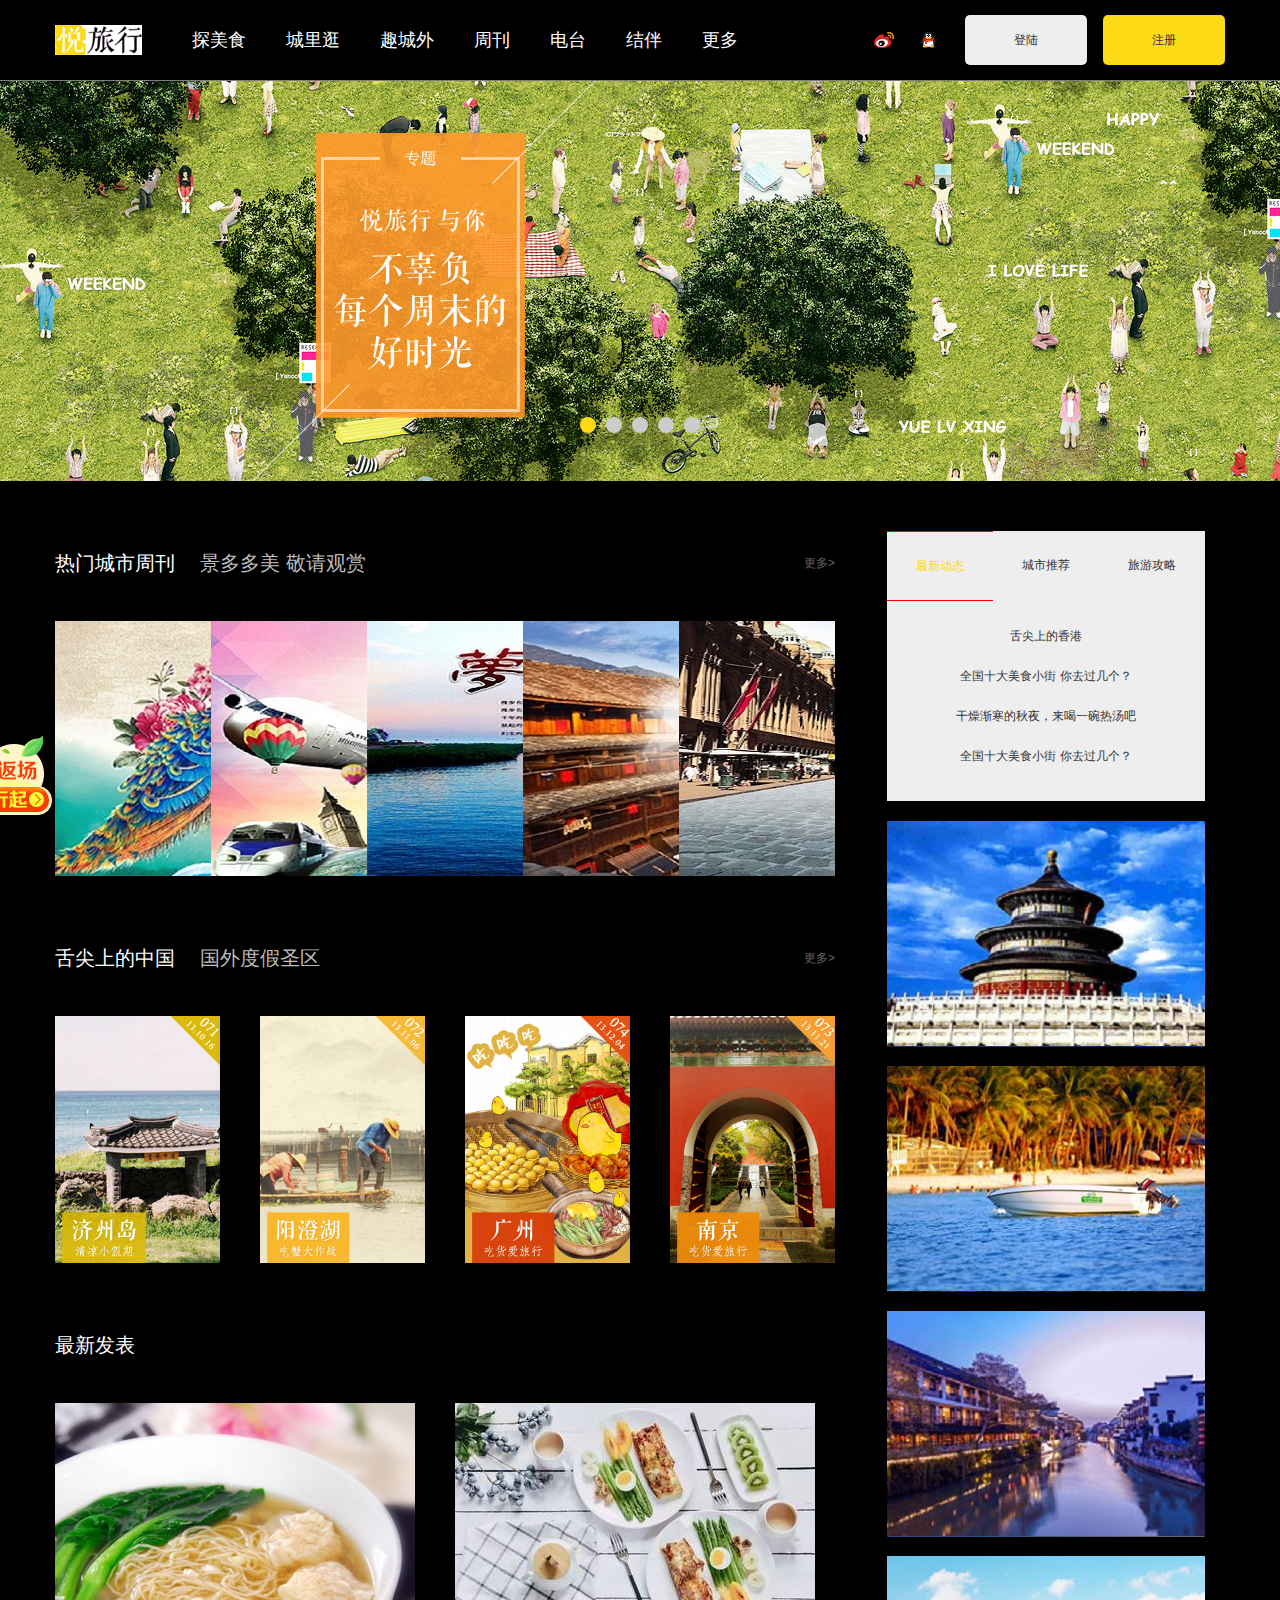
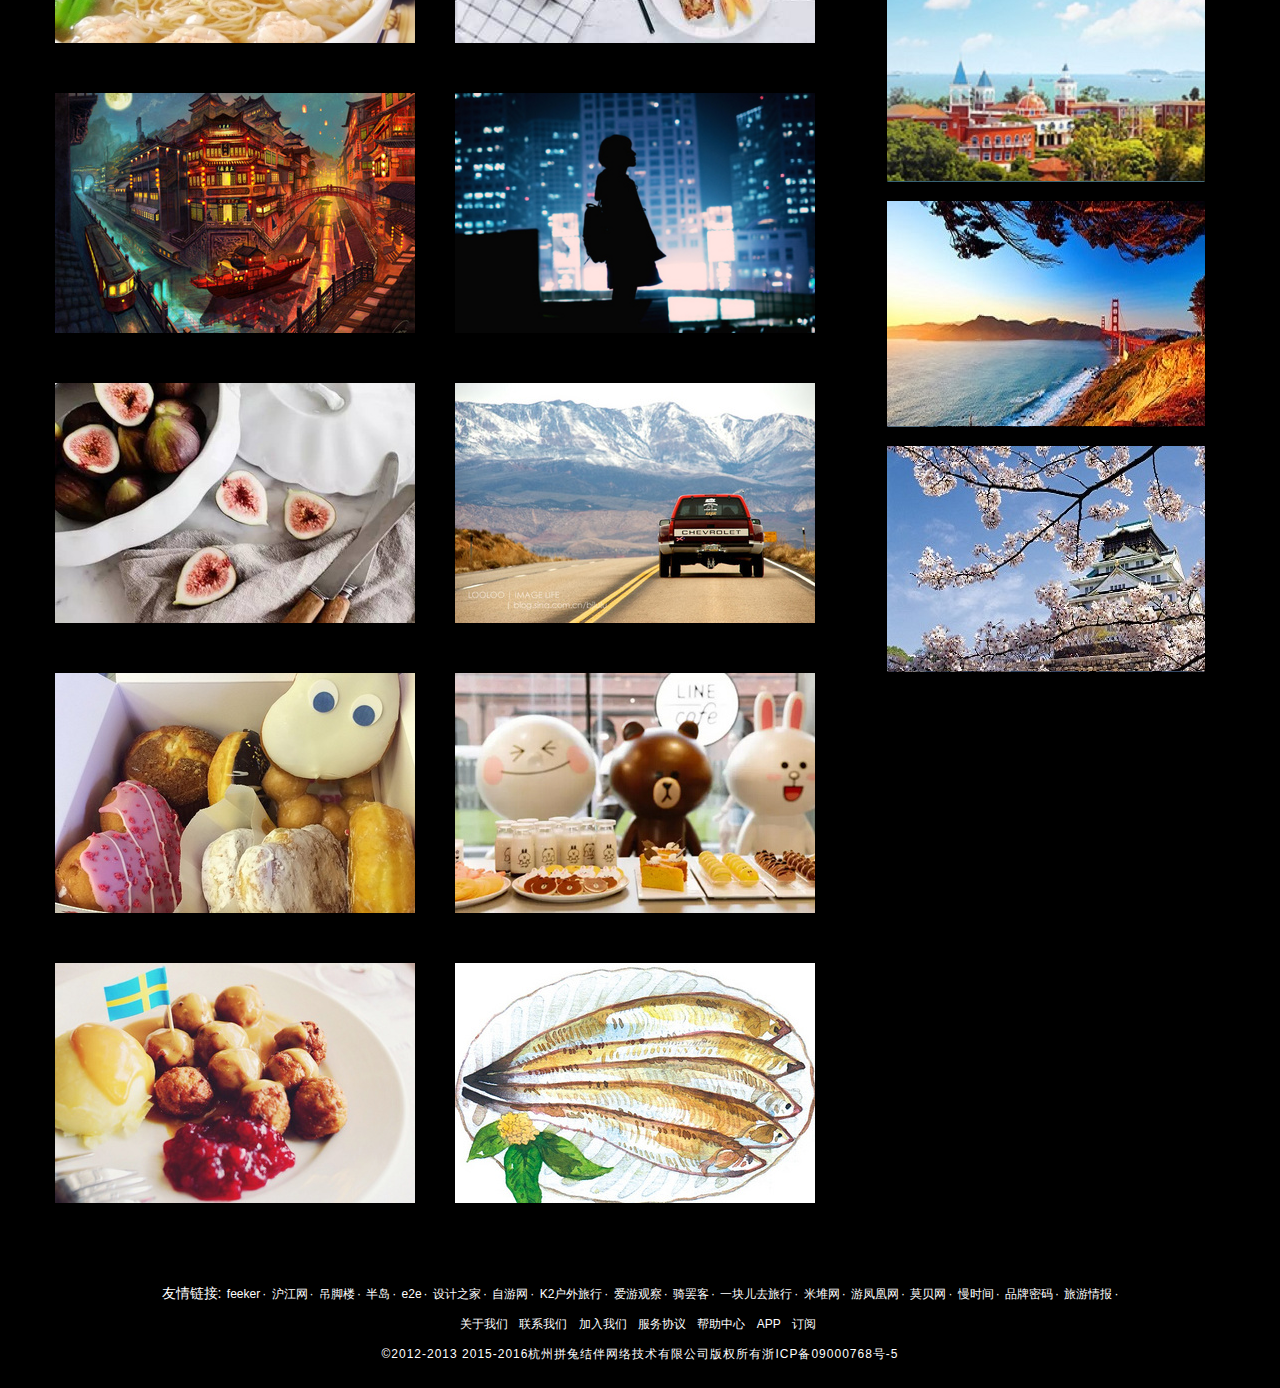
<file: wwhtravel/index.html>
<!DOCTYPE html>
<html>

<head lang="en">
    <meta charset="UTF-8">
    <title>悦想</title>
    <link rel="shortcut icon" href="./../wd.ico">
    <link rel="stylesheet" href="css/reset.css" />
    <link rel="stylesheet" href="css/index.css" />
    <script src="js/jquery-1.11.1.min.js"></script>
    <script src="js/index.js"></script>
</head>

<body>
    <!--头部开始-->
    <div class="top">
        <div class="in_top w">
            <div class="log">
                <a href="../index1.html">
                    <h1></h1>
                </a>
            </div>
            <div class="nav">
                <ul class="nav_list clearfix">
                    <li><a href="../hytravel/majorPage.html">探美食</a></li>
                    <li><a href="javascript:;">城里逛</a></li>
                    <li><a href="javascript:;">趣城外</a></li>
                    <li><a href="javascript:;">周刊</a></li>
                    <li><a href="javascript:;">电台</a></li>
                    <li><a href="javascript:;">结伴</a></li>
                    <li><a href="javascript:;">更多</a></li>
                </ul>
            </div>
            <div class="login">
                <a class="a1" href="javascript:;"></a>
                <a class="a2" href="javascript:;"></a>
                <a class="a3" href="javascript:;">登陆</a>
                <a class="a4" href="javascript:;">注册</a>
            </div>
        </div>
    </div>
    <!--头部结束-->
    <!--banner开始-->
    <div class="box">
        <div class="banner">
            <ul class="bannerList">
                <li>
                    <a href="javascript:;"></a>
                </li>
                <li>
                    <a href="javascript:;"></a>
                </li>
                <li>
                    <a href="javascript:;"></a>
                </li>
                <li>
                    <a href="javascript:;"></a>
                </li>
                <li>
                    <a href="javascript:;"></a>
                </li>
            </ul>
            <ol class="scroll"></ol>
            <div class="leftBtn"></div>
            <div class="rightBtn"></div>
        </div>
    </div>
    <!--banner结束-->
    <div class="centerWrap">
        <div class="centerContent w clearfix">
            <!--左边区开始-->
            <div class="leftContent w1">
                <div class="hotCity clearfix">
                    <h2>热门城市周刊<span>景多多美 敬请观赏</span></h2><a href="javascript:;">更多></a>
                </div>
                <div class="wrapPiano">
                    <div class="piano">
                        <ul class="pianoList">
                            <li>
                                <a href="javascript:;"></a>
                            </li>
                            <li>
                                <a href="javascript:;"></a>
                            </li>
                            <li>
                                <a href="javascript:;"></a>
                            </li>
                            <li>
                                <a href="javascript:;"></a>
                            </li>
                            <li>
                                <a href="javascript:;"></a>
                            </li>
                        </ul>
                    </div>
                </div>
                <div class="wrapCity w1">
                    <div class="hotCity clearfix">
                        <h2>舌尖上的中国<span>国外度假圣区</span></h2><a href="javascript:;">更多></a>
                    </div>
                    <div class="cityBox">
                        <ul class="cityList clearfix">
                            <li>
                                <a href="javascript:;">
                                    <img src="images/city1.jpg" alt="" />
                                    <div class="hideBox">
                                        <p>浪漫济州岛 <br/> 不一样的夏威夷
                                        </p>
                                    </div>
                                </a>
                            </li>
                            <li>
                                <a href="javascript:;">
                                    <img src="images/city2.jpg" alt="" />
                                    <div class="hideBox">
                                        <p>传奇与典故<br/> 写下南京的沧桑</p>
                                    </div>
                                </a>
                            </li>
                            <li>
                                <a href="javascript:;">
                                    <img src="images/city3.jpg" alt="" />
                                    <div class="hideBox">
                                        <p>金秋的阳澄湖<br/> 菊花烂漫</p>
                                    </div>
                                </a>
                            </li>
                            <li>
                                <a href="javascript:;">
                                    <img src="images/city5.jpg" alt="" />
                                    <div class="hideBox">
                                        <p>现代化的广州 <br/>弥漫着市井的气息</p>
                                    </div>
                                </a>
                            </li>
                        </ul>
                    </div>
                </div>
                <div class="newTell">
                    <div class="hotCity clearfix">
                        <h2>最新发表</h2>
                    </div>
                    <ul class="goodFood clearfix">
                        <li>
                            <a href="javascript:;"><img src="images/1.jpg" alt="" /></a>
                            <div class="hideTitle">
                                <span>探美食</span>
                                <a href="javascript:;"> 舌尖上的香港</a>
                                <em>悦旅行</em>
                            </div>
                        </li>
                        <li>
                            <a href="javascript:;"><img src="images/2.jpg" alt="" /></a>
                            <div class="hideTitle">
                                <span>探美食</span>
                                <a href="javascript:;"> 爱，就是在一起吃早餐</a>
                                <em>悦旅行</em>
                            </div>
                        </li>
                    </ul>
                    <ul class="goodFood clearfix">
                        <li>
                            <a href="javascript:;"><img src="images/3.jpg" alt="" /></a>
                            <div class="hideTitle">
                                <span>探美食</span>
                                <a href="javascript:;">全国十大美食小街 你去过几个？</a>
                                <em>悦旅行</em>
                            </div>
                        </li>
                        <li>
                            <a href="javascript:;"><img src="images/4.jpg" alt="" /></a>
                            <div class="hideTitle">
                                <span>探美食</span>
                                <a href="javascript:;">干燥渐寒的秋夜，来喝一碗热汤吧</a>
                                <em>悦旅行</em>
                            </div>
                        </li>
                    </ul>
                    <ul class="goodFood clearfix">
                        <li>
                            <a href="javascript:;"><img src="images/5.jpg" alt="" /></a>
                            <div class="hideTitle">
                                <span>探美食</span>
                                <a href="javascript:;">高逼格！无花果竟可以这样吃！</a>
                                <em>悦旅行</em>
                            </div>
                        </li>
                        <li>
                            <a href="javascript:;"><img src="images/6.jpg" alt="" /></a>
                            <div class="hideTitle">
                                <span>探美食</span>
                                <a href="javascript:;">在美国自驾 不可错过的美食</a>
                                <em>悦旅行</em>
                            </div>
                        </li>
                    </ul>
                    <ul class="goodFood clearfix">
                        <li>
                            <a href="javascript:;"><img src="images/7.jpg" alt="" /></a>
                            <div class="hideTitle">
                                <span>探美食</span>
                                <a href="javascript:;">有个吃货女朋友是什么样的体验？</a>
                                <em>悦旅行</em>
                            </div>
                        </li>
                        <li>
                            <a href="javascript:;"><img src="images/8.jpg" alt="" /></a>
                            <div class="hideTitle">
                                <span>探美食</span>
                                <a href="javascript:;">上海｜LINE Cafe：最萌咖啡店</a>
                                <em>悦旅行</em>
                            </div>
                        </li>
                    </ul>
                    <ul class="goodFood clearfix">
                        <li>
                            <a href="javascript:;"><img src="images/9.jpg" alt="" /></a>
                            <div class="hideTitle">
                                <span>探美食</span>
                                <a href="javascript:;">吃遍宜家，开启北欧食旅</a>
                                <em>悦旅行</em>
                            </div>
                        </li>
                        <li>
                            <a href="javascript:;"><img src="images/10.jpg" alt="" /></a>
                            <div class="hideTitle">
                                <span>探美食</span>
                                <a href="javascript:;">10种好食材值得你为其远行</a>
                                <em>悦旅行</em>
                            </div>
                        </li>
                    </ul>
                </div>
            </div>
            <!--左边区结束-->
            <div class="rightContent">
                <div class="newList">
                    <ul class="clearfix nl">
                        <li class="nCurrent"><a href="javascript:;">最新动态</a></li>
                        <li><a href="javascript:;">城市推荐</a></li>
                        <li><a href="javascript:;">旅游攻略</a></li>
                    </ul>
                    <div class="n2Box">
                        <ol class="clearfix n2">
                            <li>
                                <a href="javascript:;">舌尖上的香港</a>
                                <a href="javascript:;">全国十大美食小街 你去过几个？</a>
                                <a href="javascript:;">干燥渐寒的秋夜，来喝一碗热汤吧</a>
                                <a href="javascript:;">全国十大美食小街 你去过几个？</a>
                            </li>
                            <li>
                                <a href="javascript:;">高逼格！无花果竟可以这样吃！</a>
                                <a href="javascript:;">在美国自驾 不可错过的美食</a>
                                <a href="javascript:;">有个吃货女朋友是什么样的体验？</a>
                                <a href="javascript:;">高逼格！无花果竟可以这样吃！</a>
                            </li>
                            <li>
                                <a href="javascript:;">上海｜LINE Cafe：最萌咖啡店</a>
                                <a href="javascript:;">吃遍宜家，开启北欧食旅</a>
                                <a href="javascript:;">10种好食材值得你为其远行</a>
                                <a href="javascript:;">上海｜LINE Cafe：最萌咖啡店</a>
                            </li>
                        </ol>
                    </div>
                </div>
                <div class="freeDom">
                    <a href="javascript:;">
                        <span class="son1">
                        <img src="images/010.jpg" alt=""/>
                    </span>
                        <span class="son2">
                        <img src="images/010.jpg" alt=""/>
                    </span>
                    </a>
                    <a href="javascript:;">
                        <span class="son1"><img src="images/017.jpg" alt=""/></span>
                        <span class="son2"><img src="images/017.jpg" alt=""/></span>
                    </a>
                    <a href="javascript:;">
                        <span class="son1"><img src="images/013.jpg" alt=""/></span>
                        <span class="son2"><img src="images/013.jpg" alt=""/></span>
                    </a>
                    <a href="javascript:;">
                        <span class="son1"><img src="images/014.jpg" alt=""/></span>
                        <span class="son2"><img src="images/014.jpg" alt=""/></span>
                    </a>
                    <a href="javascript:;">
                        <span class="son1"><img src="images/015.jpg" alt=""/></span>
                        <span class="son2"><img src="images/015.jpg" alt=""/></span>
                    </a>
                    <a href="javascript:;">
                        <span class="son1"><img src="images/016.jpg" alt=""/></span>
                        <span class="son2"><img src="images/016.jpg" alt=""/></span>
                    </a>
                </div>
            </div>
        </div>
    </div>
    <div class="footerWrap">
        <div class="footer w">
            <div class="links">
                <h3>友情链接:</h3>
                <a href="javascript:;">feeker</a>·
                <a href="javascript:;">沪江网</a>·
                <a href="javascript:;">吊脚楼</a>·
                <a href="javascript:;">半岛</a>·
                <a href="javascript:;">e2e</a>·
                <a href="javascript:;">设计之家</a>·
                <a href="javascript:;">自游网</a>·
                <a href="javascript:;">K2户外旅行</a>·
                <a href="javascript:;">爱游观察</a>·
                <a href="javascript:;">骑罢客</a>·
                <a href="javascript:;">一块儿去旅行</a>·
                <a href="javascript:;">米堆网</a>·
                <a href="javascript:;">游凤凰网</a>·
                <a href="javascript:;">莫贝网</a>·
                <a href="javascript:;">慢时间</a>·
                <a href="javascript:;">品牌密码</a>·
                <a href="javascript:;">旅游情报</a>·
            </div>
            <div class="about">
                <a href="javascript:;">关于我们</a>·
                <a href="javascript:;">联系我们</a>·
                <a href="javascript:;">加入我们</a>·
                <a href="javascript:;">服务协议</a>·
                <a href="javascript:;">帮助中心</a>·
                <a href="javascript:;">APP</a>·
                <a href="javascript:;">订阅</a>·
            </div>
            <div class="coryRight">
                ©2012-2013 2015-2016杭州拼兔结伴网络技术有限公司版权所有浙ICP备09000768号-5
            </div>
        </div>
    </div>
    <!--下载专区开始-->
    <div class="downLoad">
        <div class="innerBox">
            <a class="downImg" href="javascript:;">
                <img src="images/down.png" alt="" />
            </a>
            <span class="closeBtn"></span>
            <div class="downBox">
                <a class="d1" href="javascript:;"></a>
                <a class="d2" href="javascript:;"></a>
                <a class="d3" href="javascript:;"></a>
            </div>
        </div>
    </div>
    <div class="fiveBtn"></div>
    <div class="short"></div>
    <!--下载专区结束-->
    <audio src="music/1.ogg"></audio>
    <audio src="music/2.ogg"></audio>
    <audio src="music/3.ogg"></audio>
    <audio src="music/4.ogg"></audio>
    <audio src="music/5.ogg"></audio>
    <audio src="music/6.ogg"></audio>
    <audio src="music/7.ogg"></audio>
</body>

</html>
</file>
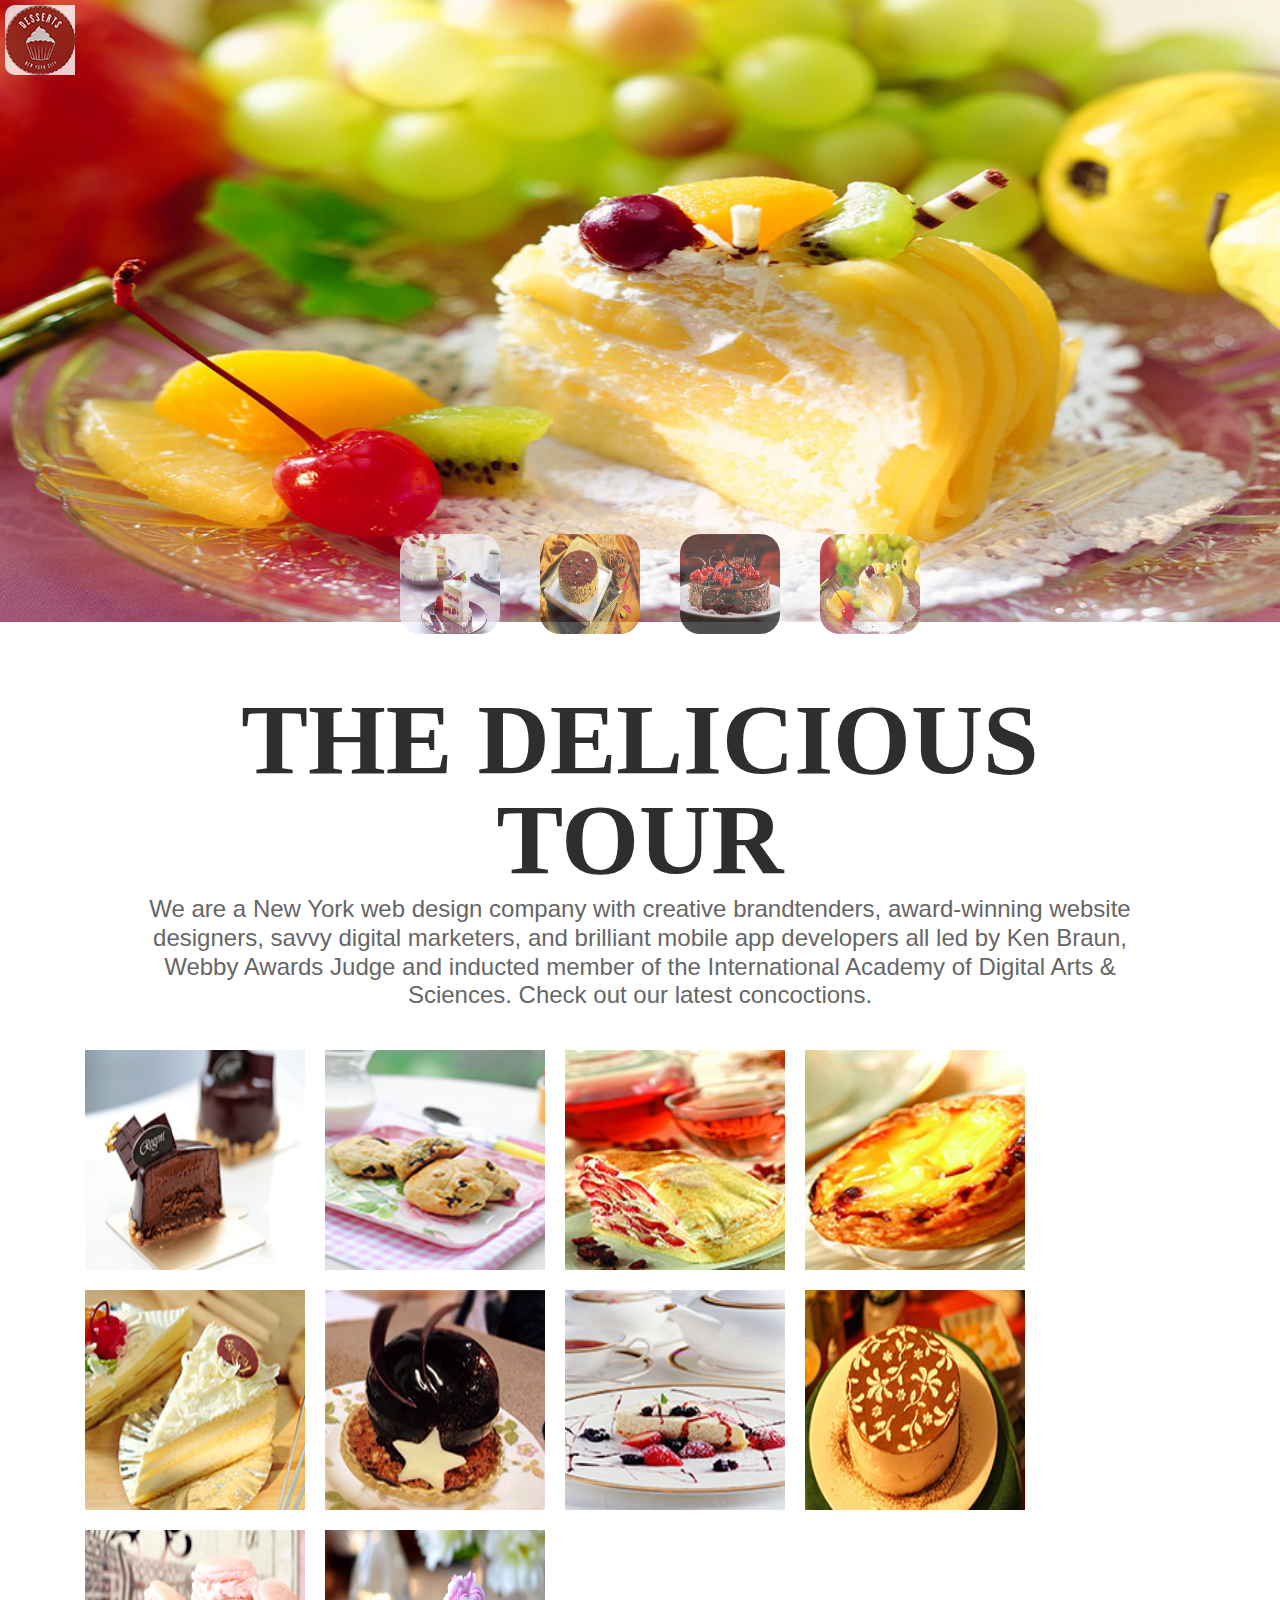
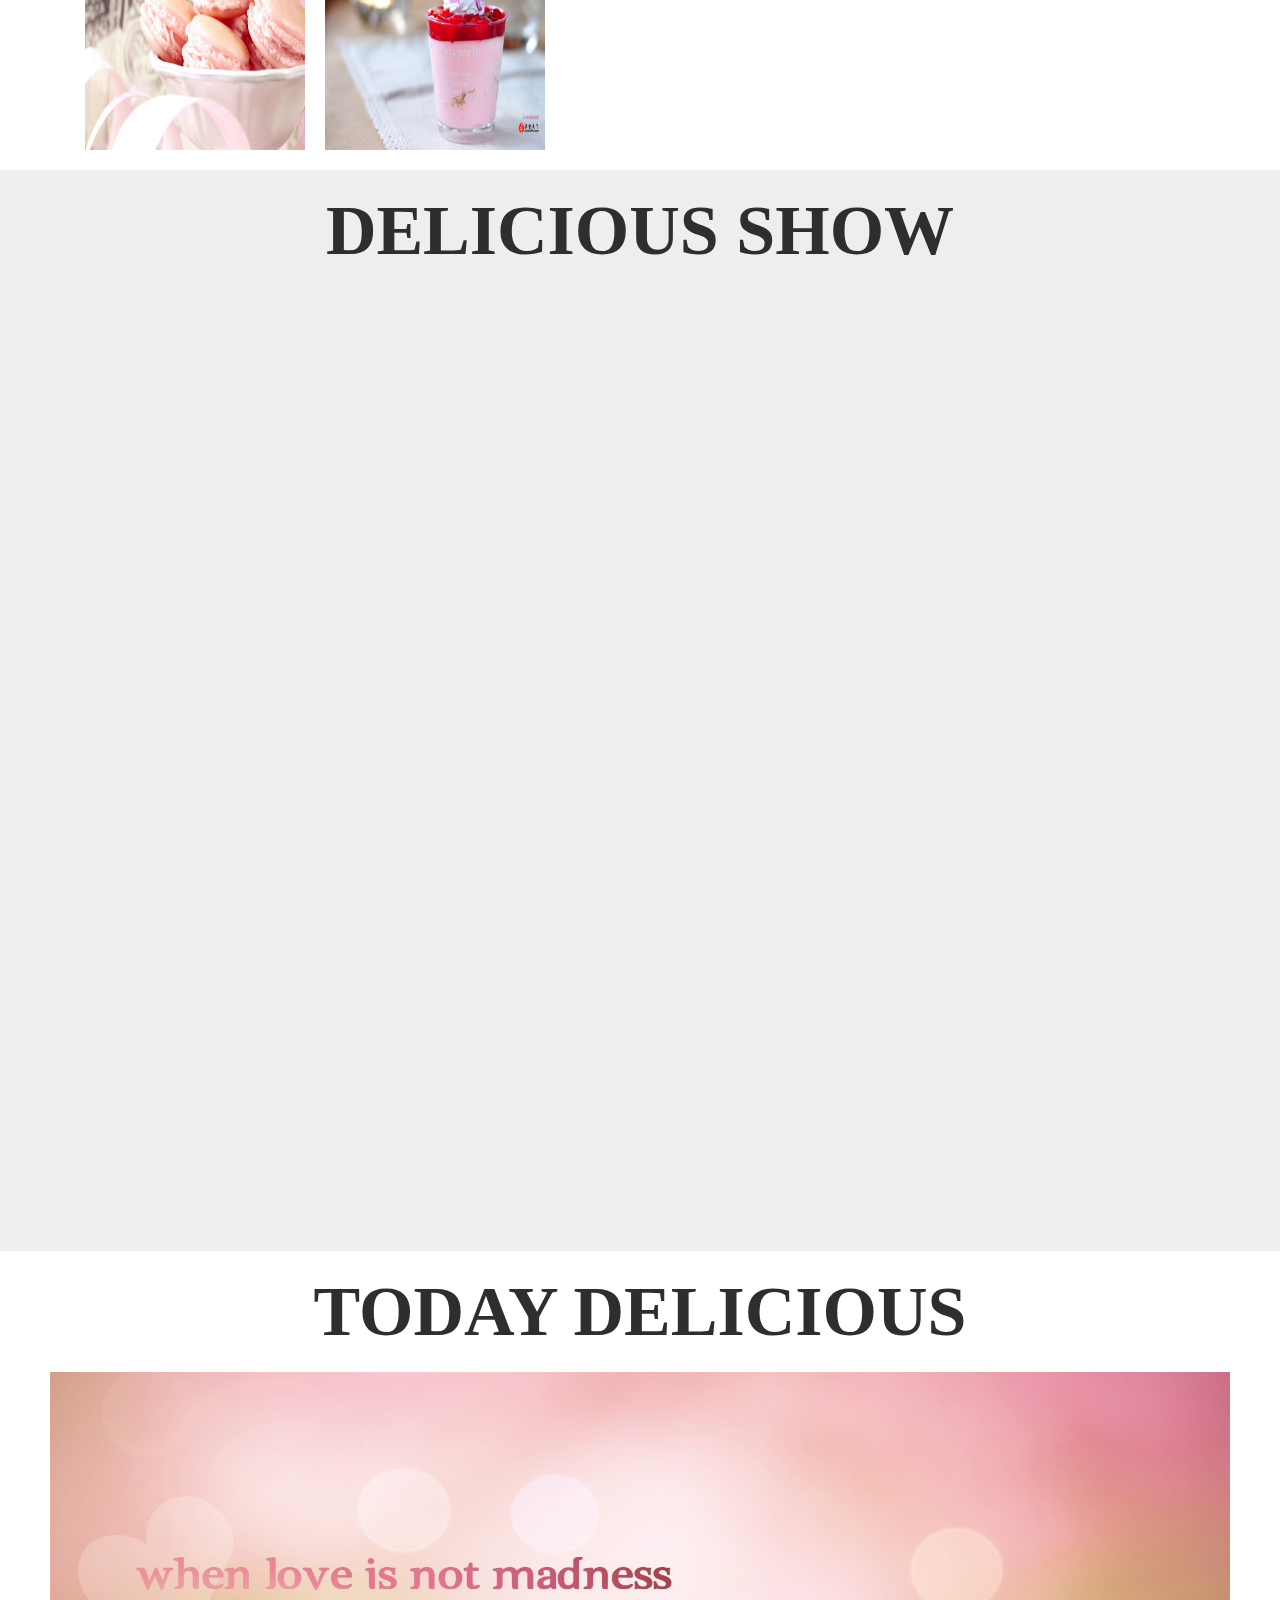
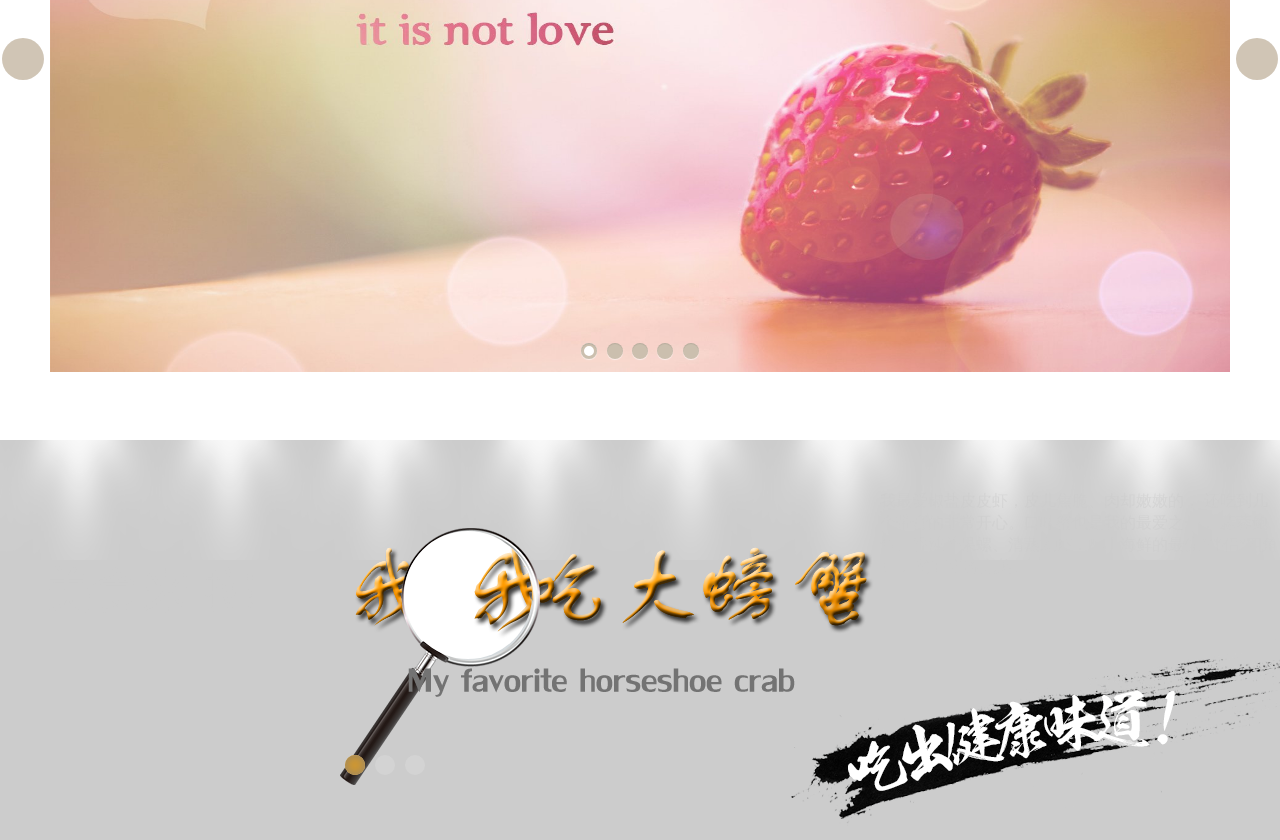
<file: index1.html>
﻿<!DOCTYPE html>
<html lang="en">

<head>
    <meta charset="UTF-8">
    <title>美食之旅</title>
    <link rel="shortcut icon" href="./wd.ico">
    <link rel="stylesheet" href="css/base.css">
    <link rel="stylesheet" href="css/index.css">
    <script src="js/jquery-1.12.4.js"></script>
    <link rel="stylesheet" href="css/style.css">
    <link rel="stylesheet" href="css/fangtest.css">
    <script src="js/jquery-1.12.3.min.js"></script>
    <script src="js/course.js"></script>
    <script type="text/javascript" src="js/jquery.min.js"></script>
    <!--3D旋转轮播图必要样式-->
    <link rel="stylesheet" type="text/css" href="css/demo.css" />
    <link rel="stylesheet" type="text/css" href="css/slicebox.css" />
    <link rel="stylesheet" type="text/css" href="css/custom.css" />
    <script type="text/javascript" src="js/modernizr.custom.46884.js"></script>
    <!--3D旋转轮播图必要样式-->
</head>

<body>
    <!--第一部分开始-->
    <div id="one w">
        <!--导航开始-->
        <div id="logo"></div>
        <div id="nav" class="w">

            <div id="navbar">
                <ul>
                    <li>首页
                        <span><a href="###">首页</a></span>
                    </li>
                    <li>
                        美食baby
                        <span><a href="###">美食baby</a></span>
                    </li>
                    <li>
                        美食之旅
                        <span><a href="wwhtravel/index.html">美食之旅</a></span>
                    </li>
                    <li>
                        美食心机
                        <span><a href="hytravel/majorPage.html">美食心机</a></span>
                    </li>
                    <li>
                        联系我们
                        <span></span>
                    </li>
                </ul>
            </div>
        </div>
        <!--导航结束-->
        <!--tab切换开始-->
        <div id="box">
            <ul class=uImg>
                <li class=img><img src="images/slide1.jpg" alt=""></li>
                <li class=img><img src="images/slide3.jpg" alt=""></li>
                <li class=img><img src="images/slide4.jpg" alt=""></li>
                <li class=img><img src="images/slide2.jpg" alt=""></li>
            </ul>
            <div class="tab">
                <ul>
                    <li><img src="images/slide1.jpg" alt=""></li>
                    <li><img src="images/slide3.jpg" alt=""></li>
                    <li><img src="images/slide4.jpg" alt=""></li>
                    <li><img src="images/slide2.jpg" alt=""></li>
                </ul>
            </div>
        </div>
    </div>
    <!--tab切换结束-->
    <!--第一部分结束-->
    <!--第二部分内容开始-->
    <div class="content">
        <div class=xuanZhuan>
            <h4>THE DELICIOUS TOUR</h4>
        </div>
        <div>
            <p>We are a New York web design company with creative brandtenders, award-winning website designers, savvy digital marketers, and brilliant mobile app developers all led by Ken Braun, Webby Awards Judge and inducted member of the International
                Academy of Digital Arts & Sciences. Check out our latest concoctions.</p>
        </div>
    </div>
    <!--第二部分内容结束-->

    <!--第三部分3d旋转开始-->
    <div class="zArea lession">
        <div class="zRotateBox animated rollIn">
            <div id="test1">
                <div class="zRotateImg1">
                    <img src="images/21.png" width="220px" height="220px">
                </div>
                <div class="zRotateImg2">
                    <img src="images/22.png" width="220px" height="220px">
                </div>
            </div>
        </div>
        <div class="zRotateBox animated rollIn">
            <div id="test2">
                <div class="zRotateImg1">
                    <img src="images/23.png" width="220px" height="220px">
                </div>
                <div class="zRotateImg2">
                    <img src="images/24.png" width="220px" height="220px">
                </div>
            </div>
        </div>
        <div class="zRotateBox animated rollIn">
            <div id="test3">
                <div class="zRotateImg1">
                    <img src="images/25.png" width="220px" height="220px">
                </div>
                <div class="zRotateImg2">
                    <img src="images/26.png" width="220px" height="220px">
                </div>
            </div>
        </div>
        <div class="zRotateBox animated rollIn">
            <div id="test4">
                <div class="zRotateImg1">
                    <img src="images/27.png" width="220px" height="220px">
                </div>
                <div class="zRotateImg2">
                    <img src="images/28.png" width="220px" height="220px">
                </div>
            </div>
        </div>
        <div class="zRotateBox animated rollIn">
            <div id="test5">
                <div class="zRotateImg1">
                    <img src="images/29.png" width="220px" height="220px">
                </div>
                <div class="zRotateImg2">
                    <img src="images/30.png" width="220px" height="220px">
                </div>
            </div>
        </div>
        <div class="zRotateBox animated rollIn">
            <div id="test6">
                <div class="zRotateImg1">
                    <img src="images/31.png" width="220px" height="220px">
                </div>
                <div class="zRotateImg2">
                    <img src="images/32.png" width="220px" height="220px">
                </div>
            </div>
        </div>
        <div class="zRotateBox animated rollIn">
            <div id="test7">
                <div class="zRotateImg1">
                    <img src="images/33.png" width="220px" height="220px">
                </div>
                <div class="zRotateImg2">
                    <img src="images/34.png" width="220px" height="220px">
                </div>
            </div>
        </div>
        <div class="zRotateBox animated rollIn">
            <div id="test8">
                <div class="zRotateImg1">
                    <img src="images/35.png" width="220px" height="220px">
                </div>
                <div class="zRotateImg2">
                    <img src="images/36.png" width="220px" height="220px">
                </div>
            </div>
        </div>
        <div class="zRotateBox animated rollIn">
            <div id="test9">
                <div class="zRotateImg1">
                    <img src="images/37.png" width="220px" height="220px">
                </div>
                <div class="zRotateImg2">
                    <img src="images/38.png" width="220px" height="220px">
                </div>
            </div>
        </div>
        <div class="zRotateBox animated rollIn">
            <div id="test10">
                <div class="zRotateImg1">
                    <img src="images/39.png" width="220px" height="220px">
                </div>
                <div class="zRotateImg2">
                    <img src="images/40.png" width="220px" height="220px">
                </div>
            </div>
        </div>
    </div>
    <script src="js/box-slider.js"></script>
    <script src="js/box-slider-fx-scroll-3d.js"></script>
    <!--第三部分3d旋转结束-->
    <!--第四部分美食介绍开始-->
    <div id="ds">
        <div>
            <h4>DELICIOUS SHOW</h4>
        </div>
        <div id="share1">
            <ul>
                <li id=img1></li>
                <li id=img2></li>
                <li id=img3></li>
                <li id=img4></li>
                <li id=img5></li>
            </ul>
        </div>
        <div id="share2">
            <ul>
                <li id=img01></li>
                <li id=img02></li>
                <li id=img03></li>
                <li id=img04></li>
            </ul>
        </div>
        <div id="share3">
            <ul>
                <li id=img001></li>
                <li id=img002></li>
                <li id=img003></li>
            </ul>
        </div>
    </div>
    <!--第四部分美食介绍结束-->
    <!--第四部分3d旋转轮播图-->
    <div class="wrapp">
        <div>
            <h4>TODAY DELICIOUS</h4>
        </div>
        <ul id="sb-slider" class="sb-slider">
            <li>
                <a><img src="images/lb1.jpg" width="1400" height="600" alt="image1" /></a>

            </li>
            <li>
                <a><img src="images/lb2.jpg" width="1400" height="600" alt="image2" /></a>

            </li>
            <li>
                <a><img src="images/lb3.jpg" width="1400" height="600" alt="image1" /></a>

            </li>
            <li>
                <a><img src="images/lb4.jpg" width="1400" height="600" alt="image1" /></a>

            </li>
            <li>
                <a><img src="images/lb5.jpg" width="1400" height="600" alt="image1" /></a>

            </li>
        </ul>

        <div id="shadow" class="shadow"></div>

        <div id="nav-arrows" class="nav-arrows">
            <a href="#">Next</a>
            <a href="#">Previous</a>
        </div>

        <div id="nav-dots" class="nav-dots">
            <span class="nav-dot-current"></span>
            <span></span>
            <span></span>
            <span></span>
            <span></span>
            <!-- <span></span>
         <span></span>-->
        </div>
    </div>
    <!-- /wrapper -->
    <!--footer开始-->
    <div id="footer">
        <div class="deng"></div>
        <div id="dd">
            美食来啦!

        </div>
        <div id="wrap_big">
            <div id="move">
                <ul id="picList">
                    <li class="active"><img src="imgs/90/1.png" alt="" /></li>
                    <li><img src="imgs/90/2.png" alt="" /></li>
                    <li><img src="imgs/90/3.png" alt="" /></li>
                </ul>

                <div id="zoom">
                    <div id="zoomPic">
                        <div class="pic"></div>
                        <div class="mask"></div>
                    </div>

                </div>
            </div>
            <ul id="textList">
                <li class="active"><img src="imgs/t1.png" alt="" /></li>
                <li><img src="imgs/t2.png" alt="" /></li>
                <li><img src="imgs/t3.png" alt="" /></li>
            </ul>

            <ul id="btns">
                <li class="active"><span></span></li>
                <li><span></span></li>
                <li><span></span></li>
            </ul>

        </div>

        <div id="dt">
            <p>我最爱椒盐皮皮虾，皮儿焦脆、肉却嫩嫩的， 还吃到几个带膏的非常开心。口味蟹也是我的最爱之一， 蒜蓉鲍鱼、香辣芒果螺、清蒸龙虾，配上海鲜的最佳“伴侣”四角豆， 简直堪称完美。
            </p>
        </div>
    </div>
    <audio style="display: none" autoplay="autoplay" controls="controls" loop="loop" preload="auto" src="2.mp3">
    你的浏览器不支持audio标签
</audio>
    <!--footer结束-->
    <script type="text/javascript" src="js/jquery.slicebox.js"></script>
    <script type="text/javascript" src="js/lunbo.js"></script>
    <script src="js/fangdajing.js"></script>
    <script src="js/my.js"></script>
</body>

</html>
</file>
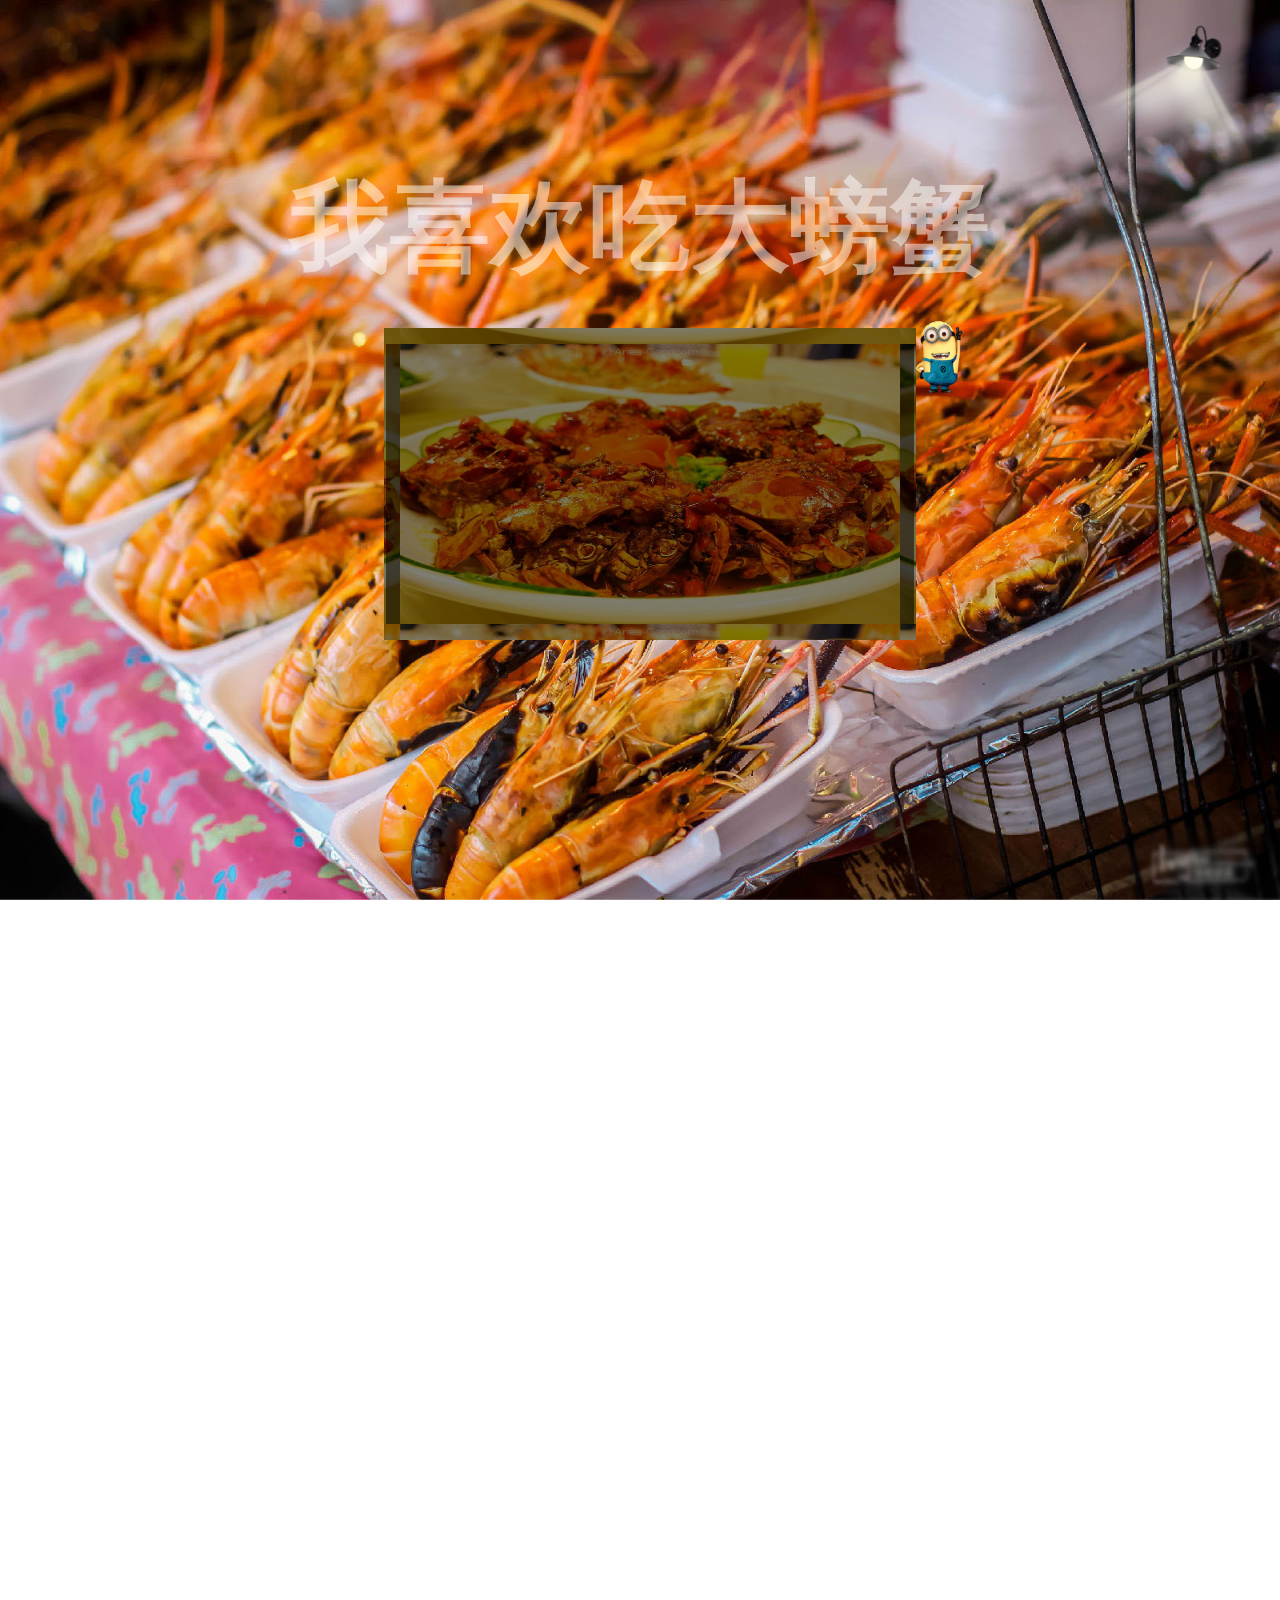
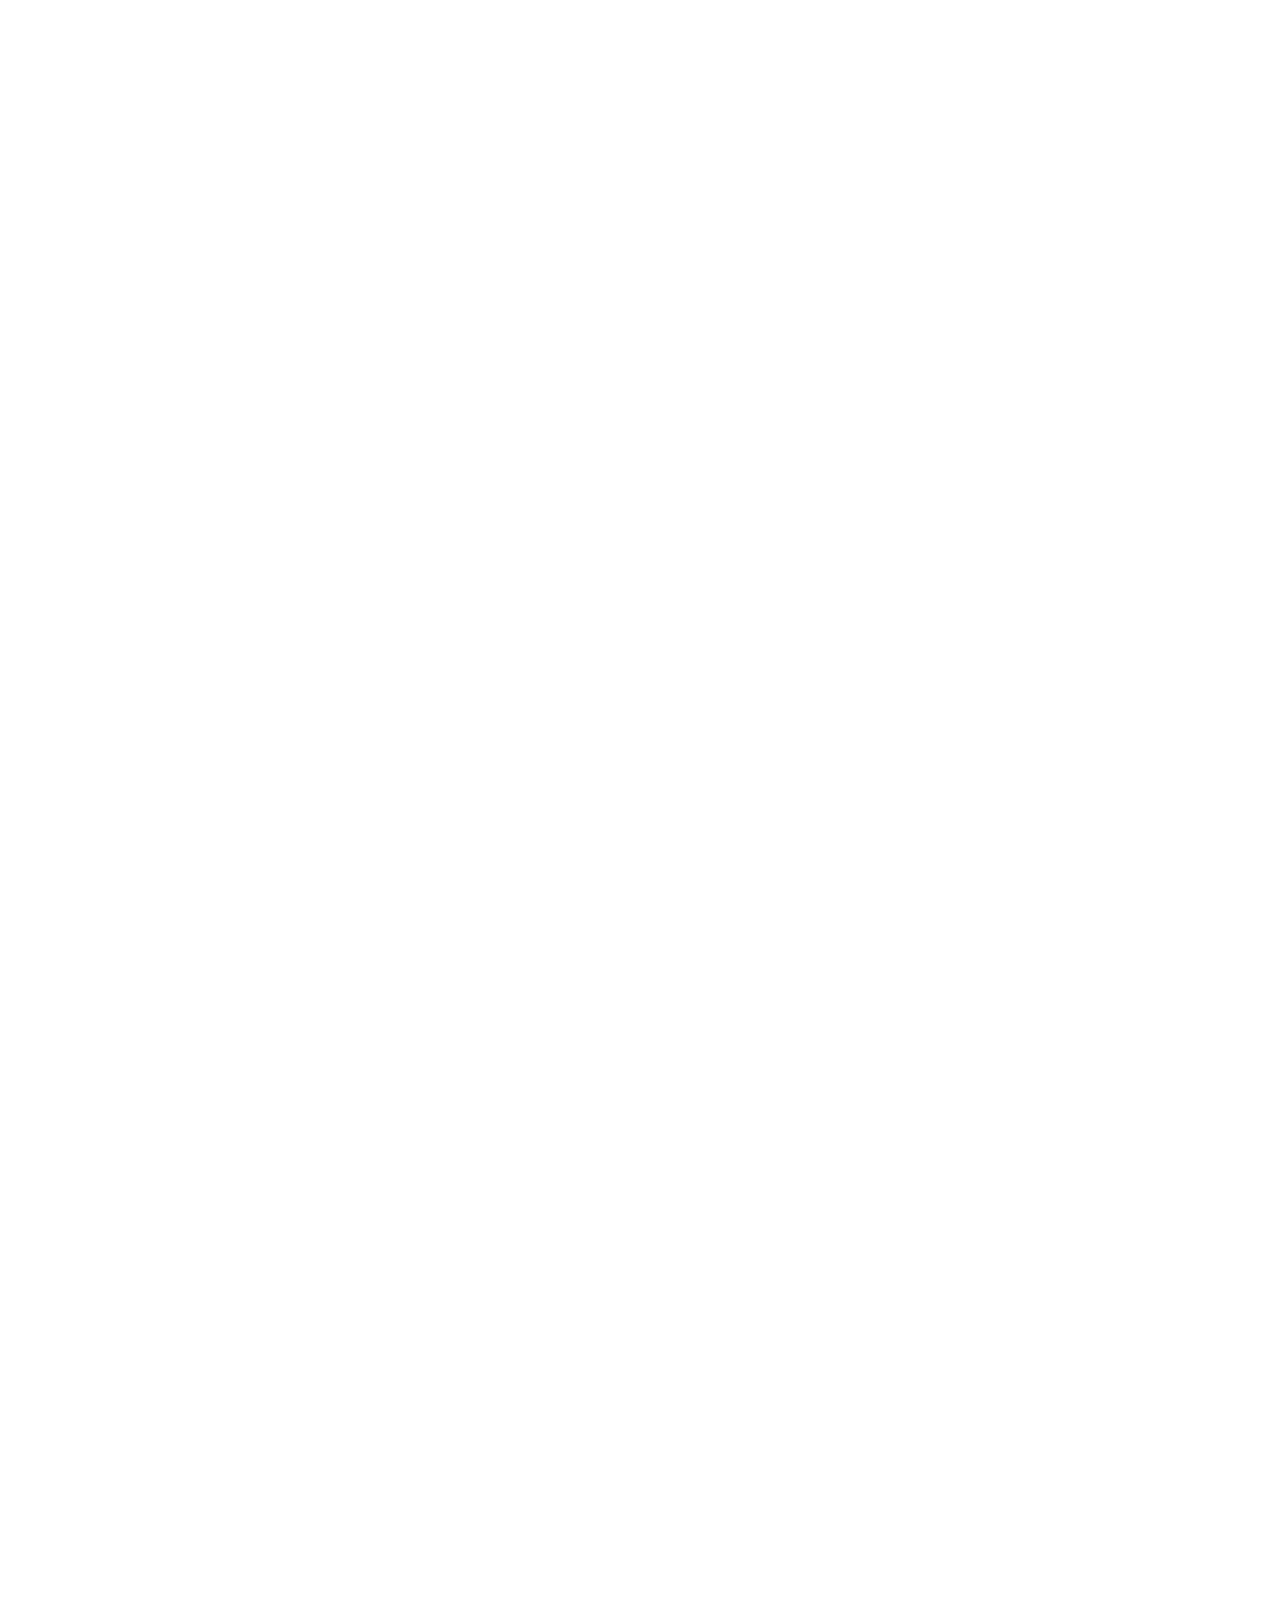
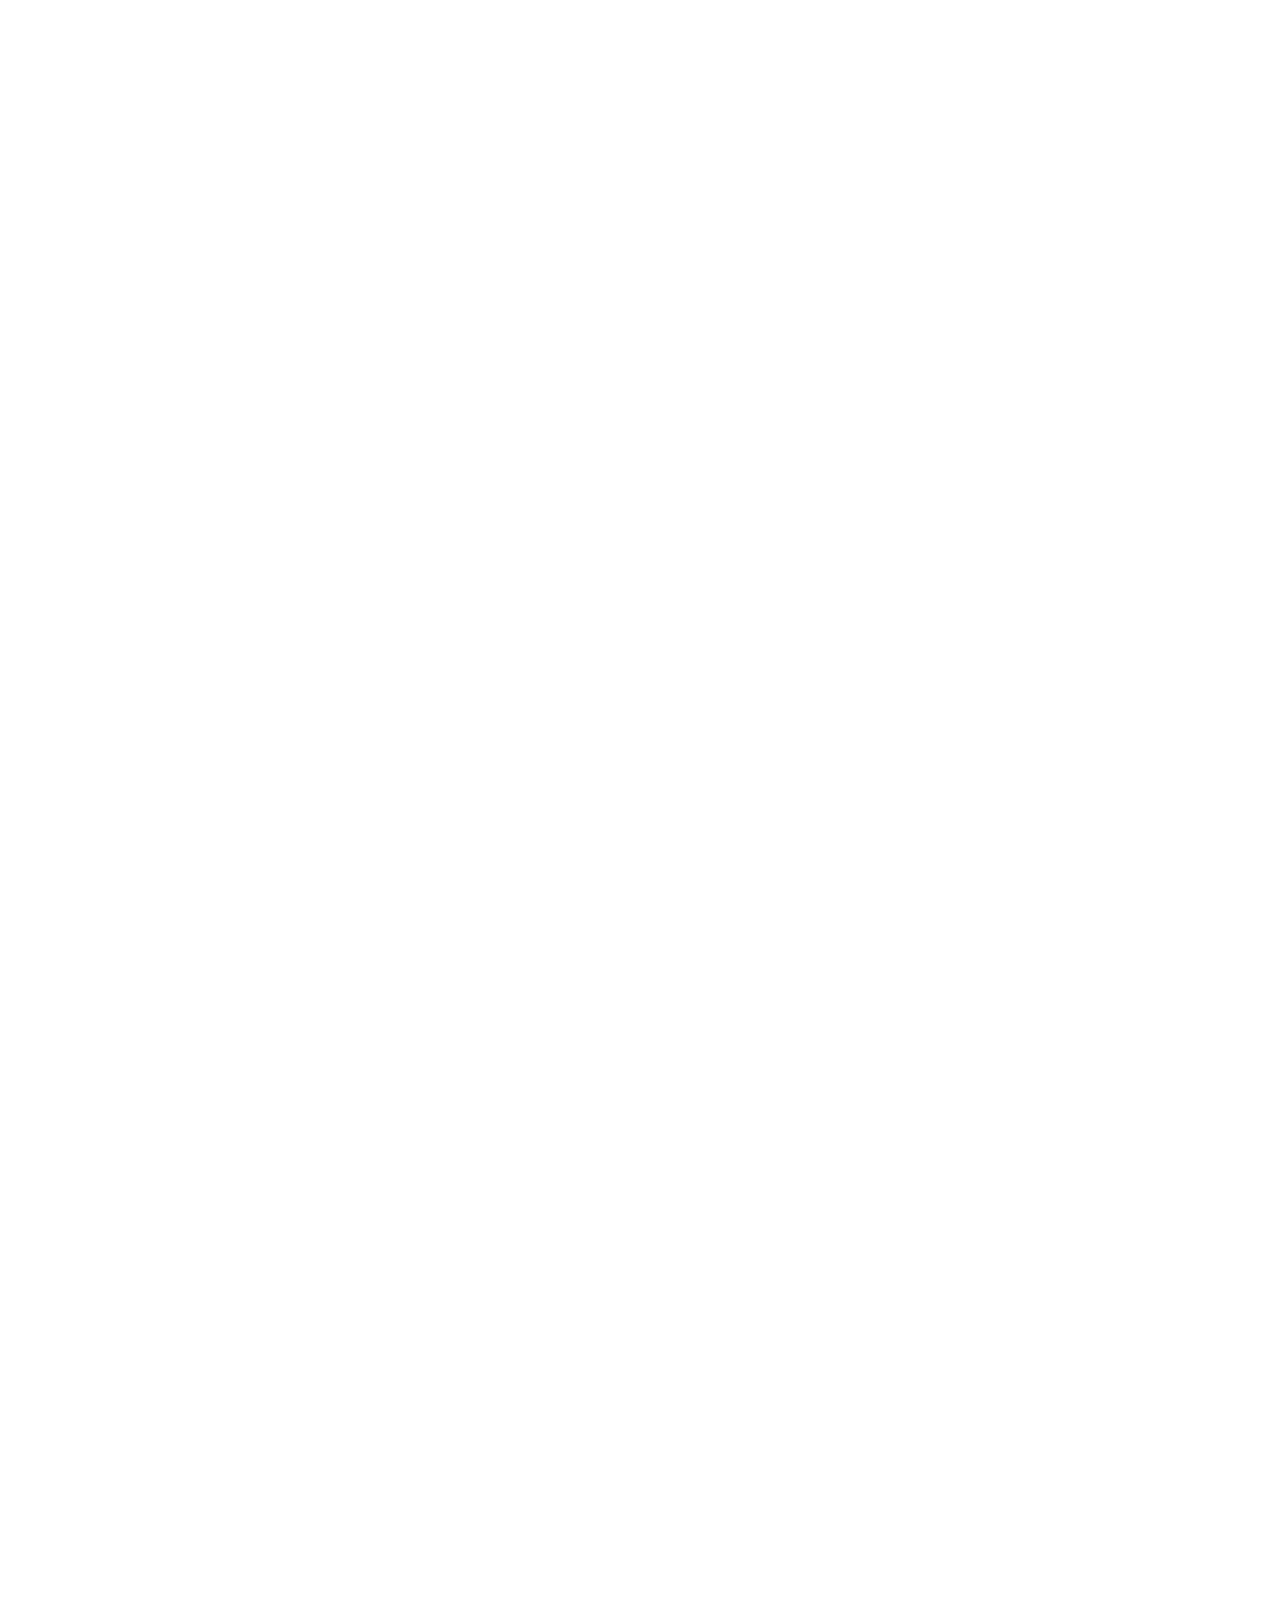
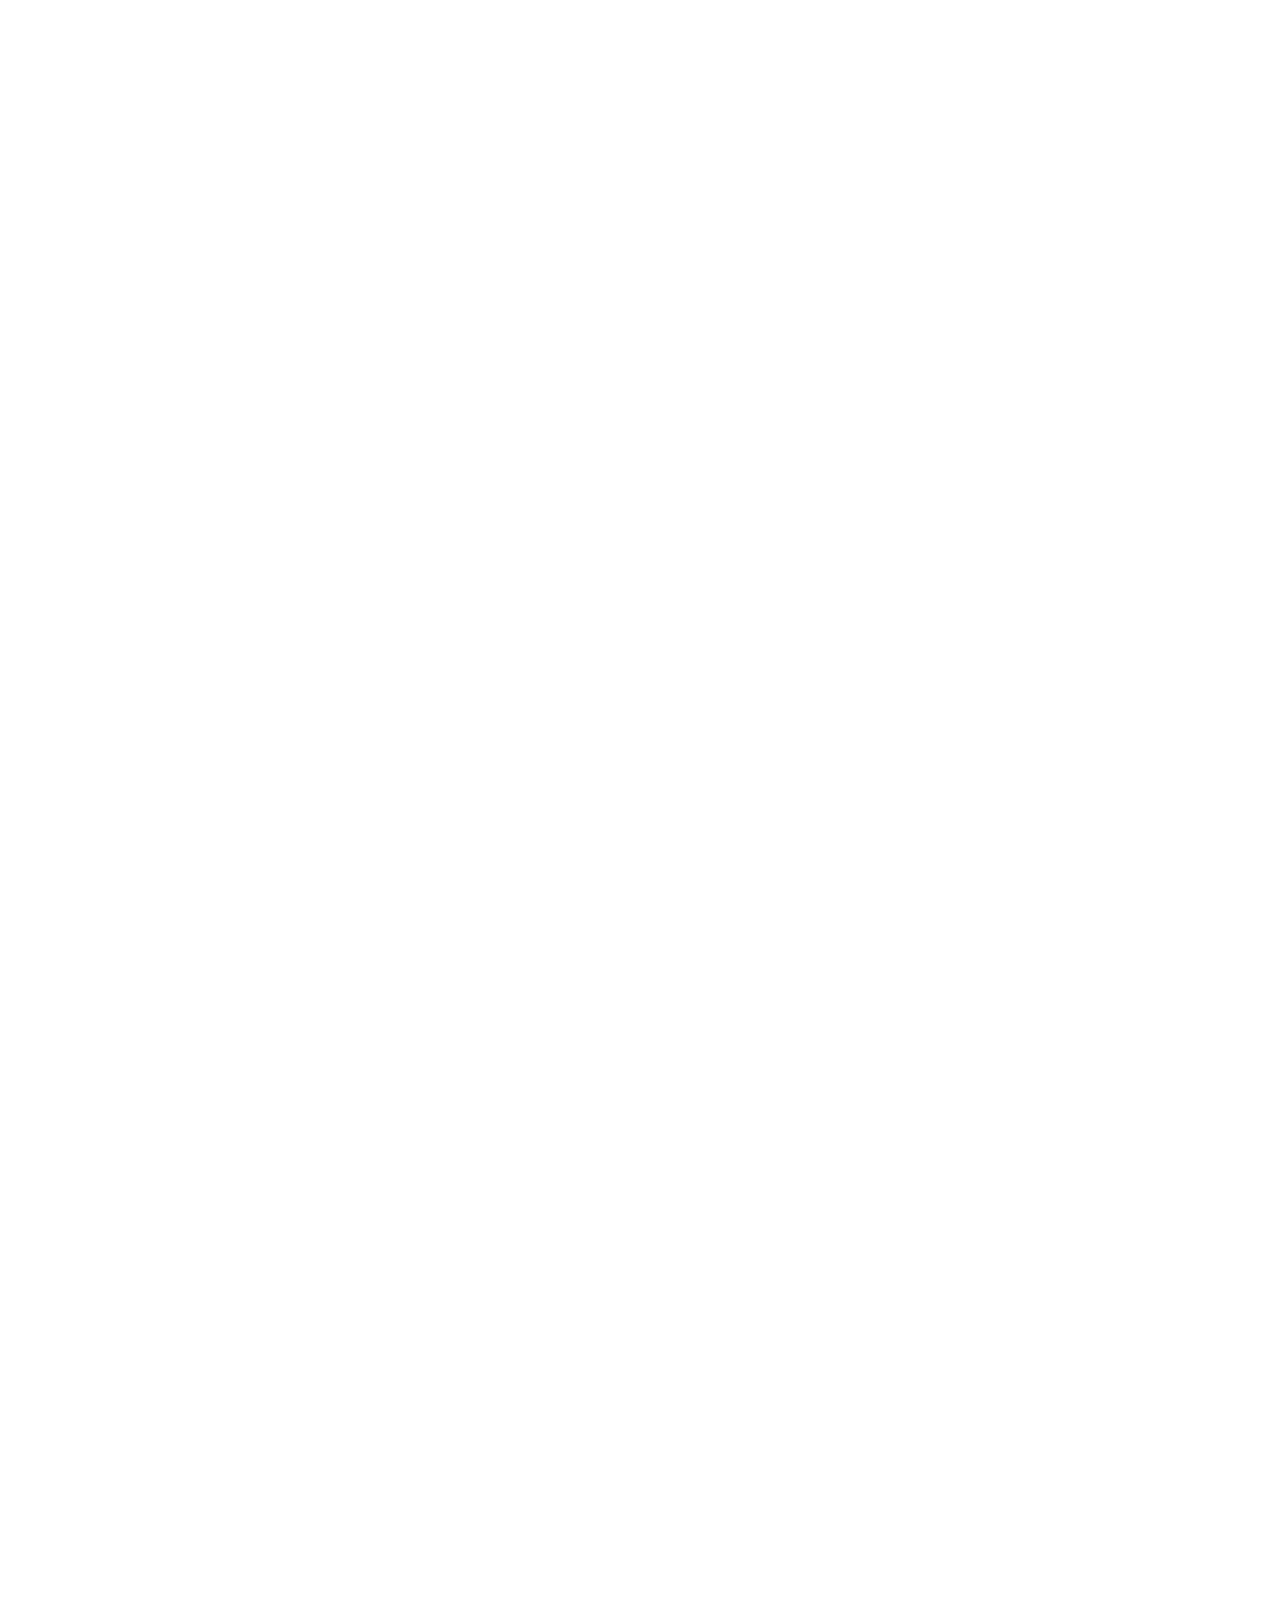
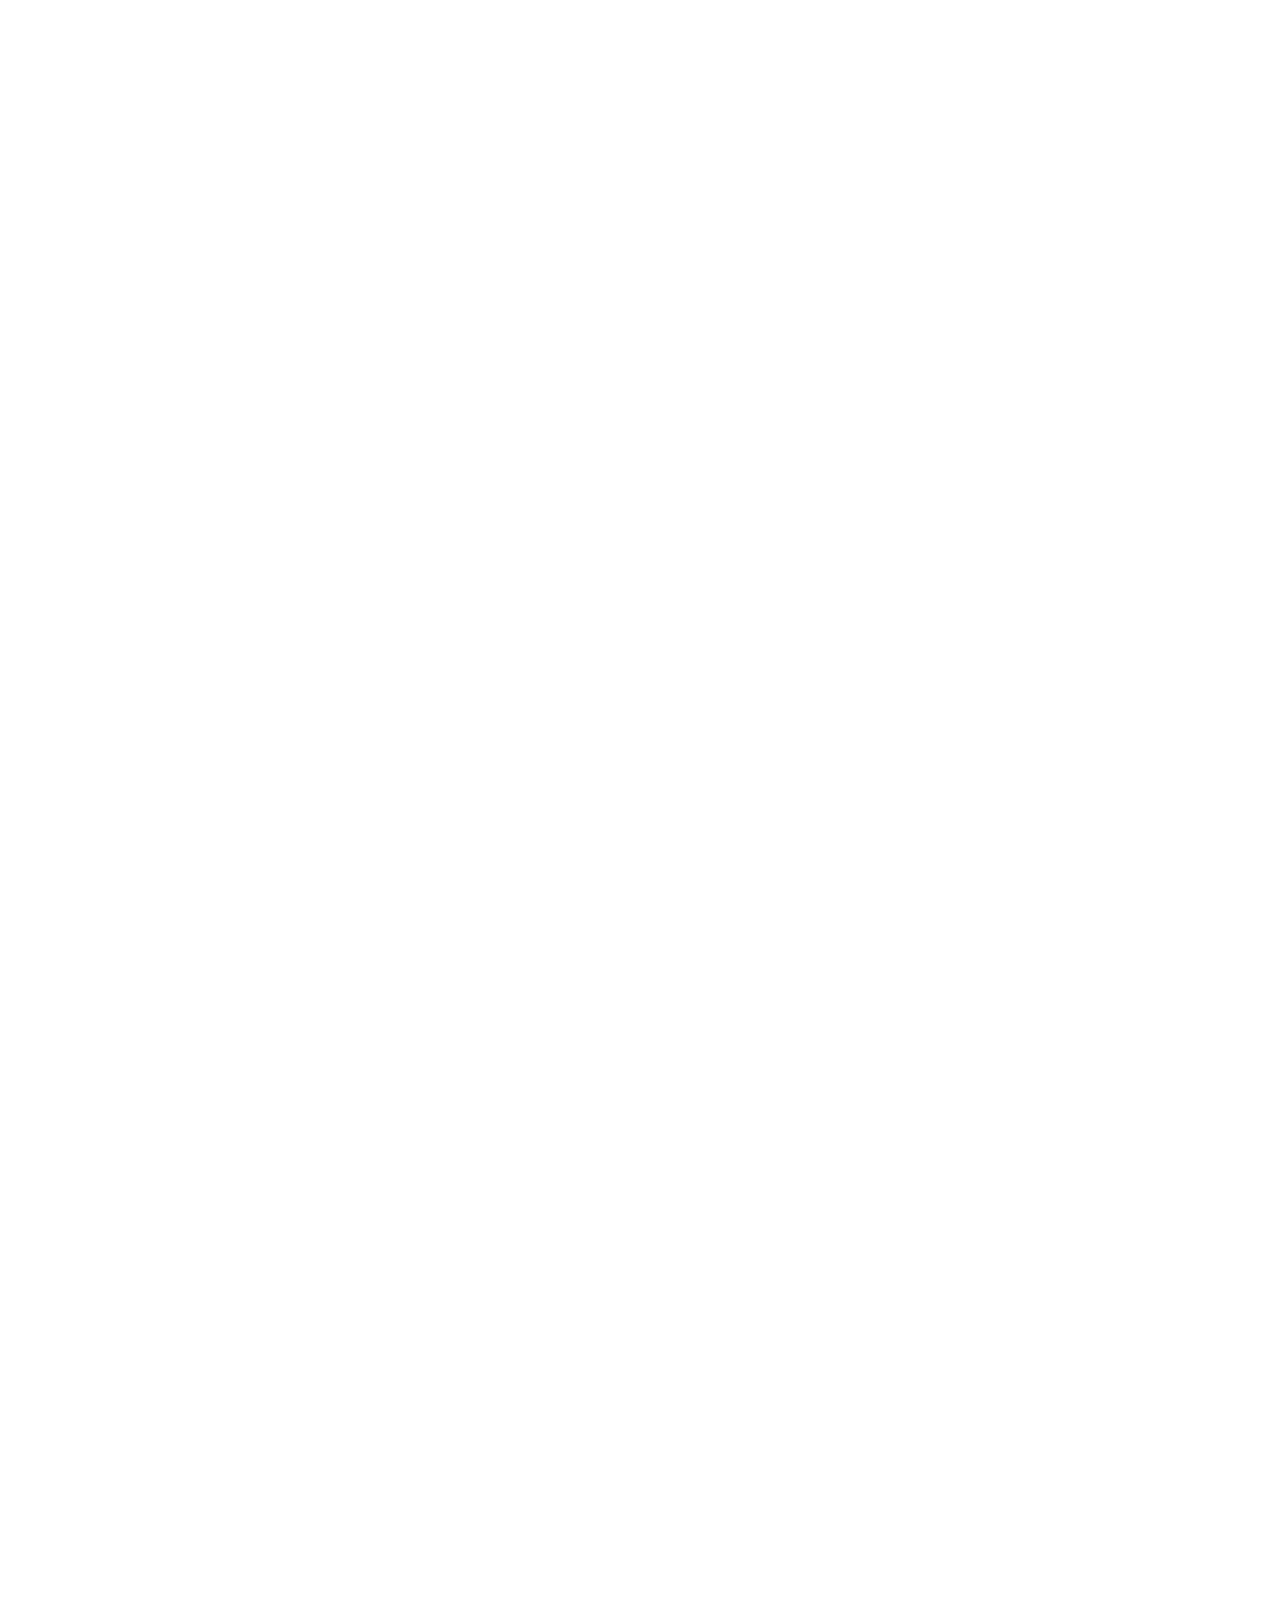
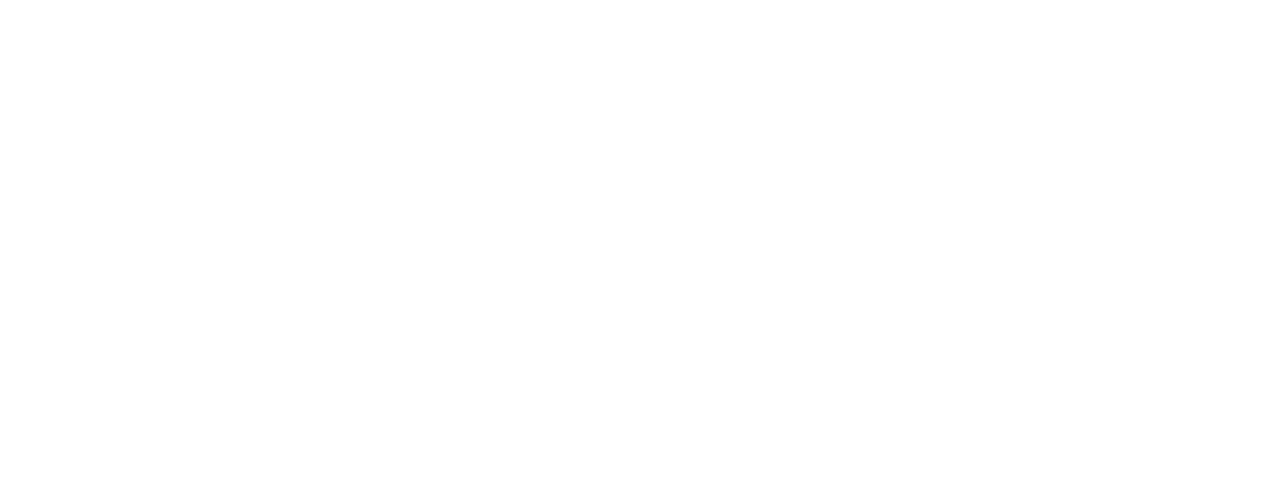
<file: hytravel/majorPage.html>
<!DOCTYPE html>
<html>

<head lang="en">
    <meta charset="UTF-8">>
    <title>美食之旅</title>
    <link rel="shortcut icon" href="./../wd.ico">
    <link rel="stylesheet" href="css/hycss.css">
    <script src="js/jquery-1.8.3.js"></script>
    <script src="js/jquery.mousewheel.js"></script>
    <script src="js/TweenMax.js"></script>
    <script src="js/main.js"></script>
    <style>

    </style>
</head>

<body>

    <!--左边的固定导航-->
    <div class="menu_wrapper">
        <div class="menu">
            <i class="menu_head"><img src="image/scene1/menu.png"></i>

            <div><span>蒜蓉对虾</span>

                <div><span>香辣蟹</span>

                    <div><span>清蒸龙虾</span>

                        <div><span>爆炒芒果螺</span>

                            <div><span>清蒸石斑鱼</span>

                                <div><span>粉丝蒜蓉扇贝</span>

                                    <div><span>水煮基围虾</span>

                                        <div><span>干锅龙虾汤面</span>

                                            <div><span>Baby,开吃拉~~</span>


                                            </div>
                                        </div>
                                    </div>
                                </div>
                            </div>
                        </div>
                    </div>
                </div>
            </div>

        </div>

    </div>

    <!--左边固定导航结束-->

    <!--主体部分-->
    <div class="wrapper">
        <div class="screen screen1">
            <div class="screen_move">
                我喜欢吃大螃蟹
            </div>

            <div class="screen1_pic">

                <div class="screen1_pic_mask">
                    <div><span></span>
                        <div><span></span>
                            <div><span></span>
                                <div><span></span>
                                    <div><span></span>
                                        <div><span></span>
                                            <div><span></span>
                                                <div><span></span>
                                                    <div><span></span>
                                                        <div><span></span>
                                                            <div><span></span>
                                                                <div><span></span>
                                                                    <div><span></span>
                                                                        <div><span></span>
                                                                            <div><span></span>
                                                                                <div><span></span>
                                                                                    <div><span></span>
                                                                                        <div><span></span>
                                                                                            <div><span></span>
                                                                                                <div><span></span>
                                                                                                    <div><span></span>
                                                                                                        <div><span></span>

                                                                                                        </div>
                                                                                                    </div>
                                                                                                </div>
                                                                                            </div>
                                                                                        </div>
                                                                                    </div>
                                                                                </div>
                                                                            </div>
                                                                        </div>
                                                                    </div>
                                                                </div>
                                                            </div>

                                                        </div>
                                                    </div>
                                                </div>
                                            </div>
                                        </div>
                                    </div>
                                </div>
                            </div>
                        </div>
                    </div>

                </div>
                <img class="openright" src="image/scene1/openbtn.png" alt="" />

            </div>
            <!--<img class="run" src="image/scene1/run.png" alt="">-->

        </div>
        <div class="screen screen2">

            <!--第二个屏幕的第一个小屏-->
            <div class="step">

                <div class="content_1 screen2_1">
                    <div class=" content_2 xie">
                        <img class="screen2_img_0" src="image/scene2/step1/xie.png" alt="">
                    </div>
                    <div class="content_2 main">
                        <p>
                            <img class="screen2_img_1" src="image/scene2/step1/text0.png" alt="">
                            <br/>
                            <img class="screen2_img_2" style=" padding-left: 120px" src="image/scene2/step1/text1.png" alt="">
                            <br/>
                            <br/>

                            <!--<img class="screen2_img_3" src="image/scene2/step1/step_3.png" alt="">-->
                            <!--<br/>-->

                            <img class="screen2_img_4" style="padding-left: 150px;" src="image/scene2/step1/findfood.png" alt="">
                        </p>
                    </div>

                </div>

            </div>
            <!--第二个屏幕的第二个小屏-->
            <div class="step">

                <div class="content_1 screen2_2">
                    <div class="content_2 left">
                        <img src="image/scene2/step2/yan2.png" alt="">
                    </div>
                    <div class="content_2 right">
                        <p>
                            <img class="" src="image/scene2/step2/text_f.png" alt="">
                            <br/>
                            <img class="mt15" src="image/scene2/step2/text_5.png" alt="">
                            <br/>
                            <img class="mt40" src="image/scene2/step2/text_content1.png" alt="">
                        </p>
                    </div>
                </div>

            </div>
            <!--第二个屏幕的第三个小屏-->
            <div class="step">

                <div class="content_1 screen2_3">
                    <div class="content_2 left">
                        <img src="image/scene2/step3/yan.png" alt="">
                    </div>
                    <div class="content_2 right">
                        <p>
                            <img class="" src="image/scene2/step3/text_f.png" alt="">
                            <br/>
                            <img class="mt15" src="image/scene2/step3/text_3.png" alt="">
                            <br/>
                            <img class="mt40" src="image/scene2/step3/text_content2.png" alt="">
                        </p>
                    </div>
                </div>

            </div>
            <div class="step">


                <div class="content_1 screen2_4">
                    <div class="content_2 left">
                        <img src="image/scene2/step4/yellowli.png" alt="">
                    </div>
                    <div class="content_2 right">
                        <p>
                            <img class="" style="margin-left: -150px;" src="image/scene2/step4/teste.png" alt="">

                            <img class="" style="margin-left: 100px; margin-top: -120px;" src="image/scene2/step4/goTrip.png" alt="">
                        </p>
                    </div>
                </div>

            </div>


            <div class="points">
                <div class="point point0 selected">
                    <div class="text">饿了吗</div>
                    <div class="point_icon"></div>
                </div>
                <div class="point point1">
                    <div class="text">乡味</div>
                    <div class="point_icon"></div>
                </div>
                <div class="point point2">
                    <div class="text">宝贝+吃肉</div>
                    <div class="point_icon"></div>
                </div>
                <div class="point point3">
                    <div class="text">开始美食之旅吧！</div>
                    <div class="point_icon"></div>
                </div>
            </div>
        </div>

        <div class="screen screen3">

            <div class="step step3_1">
                <div class="content_1">
                    <div class="content_2 left">
                        <div class="ball_run">
                            <div class="content_ball">
                                <ul class="ring">


                                </ul>
                            </div>
                        </div>





                        <!--<img class="mx4" src="image/scene3/step1/s22.jpg" alt="">-->
                    </div>


                    <div class="content_2 right">

                        <p>
                            <!--<img class="mx1" src="image/scene3/step1/s11.jpg" alt="">-->
                            <!--<img class="mx2" src="image/scene3/step1/s44.jpg" alt="">-->
                            <!--<img class="mx3" src="image/scene3/step1/s33.jpg" alt="">-->


                        </p>
                    </div>

                    <div class="content_showList">

                        <img src="image/scene3/cake/1.jpg" alt="">
                        <img src="image/scene3/cake/2.jpg" alt="">
                        <img src="image/scene3/cake/3.jpg" alt="">
                        <img src="image/scene3/cake/4.jpg" alt="">
                        <img src="image/scene3/cake/5.jpg" alt="">
                        <img src="image/scene3/cake/6.jpg" alt="">
                        <img src="image/scene3/cake/7.jpg" alt="">
                        <img src="image/scene3/cake/8.jpg" alt="">
                        <img src="image/scene3/cake/9.jpg" alt="">
                        <img src="image/scene3/cake/10.jpg" alt="">
                        <img src="image/scene3/cake/11.jpg" alt="">
                        <img src="image/scene3/cake/12.jpg" alt="">

                    </div>

                    <!--<img class="closepic" src="image/scene3/close.png" alt=""/>-->
                </div>
            </div>
            <!--<div class="step step3_2">-->
            <!--<div class="content_1">-->
            <!--<div class="content_2 left">-->
            <!--<div class="ball_run">-->
            <!--<div class="content_ball">-->
            <!--<ul class="ring">-->


            <!--</ul>-->
            <!--</div>-->
            <!--</div>-->
            <!--</div>-->
            <!--<div class="content_2 right">-->
            <!--<p>-->
            <!--qsada-->
            <!--</p>-->
            <!--</div>-->
            <!--</div>-->
            <!--</div>-->

        </div>
        <div class="screen screen4">
            <div class="step step4_1">

                <div class="content_1">
                    <div class="content_2">
                        <div class="showSamll">
                            <img class="" src="image/scene4/small1.jpg" alt="">
                            <img class="" src="image/scene4/small2.jpg" alt="">
                            <img style="border: none" src="image/scene4/small3.png" alt="">
                            <img class="" src="image/scene4/small4.jpg" alt="">
                            <img class="" src="image/scene4/small5.jpg" alt="">


                        </div>

                        <div class="showText">
                            <div class=" t_1 active">BABY:鲜香酸溜滑鱼</div>
                            <div class="t_2">HONEY：四层烧肉</div>
                            <div class="t_3">DEAR：无肉不欢</div>
                            <div class="t_4">HONEY：香辣芒果螺</div>
                            <div class="t_5">BABY:皮儿脆、肉嫩嫩</div>

                        </div>

                    </div>
                </div>

            </div>


        </div>

        <!--<div class="screen screen5">-->

        <!--<div class="content_1 screen5_1">-->
        <!--xxxxxxxxxxxx-->
        <!--</div>-->


        <!--</div>-->

    </div>


    <!--主体部分结束-->
</body>

</html>
</file>
<file: wwhtravel/css/index.css>
body{
    background:#000;
}
.top{
    width:100%;
    border-bottom: 1px solid #7D7D7D;
    background:#000;
}
.in_top{
    height:80px;
}
.log{
    width:87px;
    height:30px;
    padding:25px 0;
    float: left;
}
.log h1{
    width:87px;
    height:30px;
    background: #fff url("../images/logo.png") no-repeat ;
}
.nav{
    float:left;
    margin-left:30px;
}
.nav_list li{
    float:left;
    position: relative;
    overflow: hidden;
}
.nav_list li a{
    color:#fff;
    font-size:18px;
    padding:0 20px;
    height:80px;
    line-height:80px;
    position:relative;
    z-index: 2;
}
.nav_list li ins{
    width:100%;
    height:100%;
    position:absolute;
    background:yellow;
    pointer-events: none;
    left:0;
    z-index: 1;
    top:80px;

}
.nav_list li a:hover{
    color:#000;
}
.login{
    text-align: center;
    float:right;
    height:80px;
}
.login a{
    display:block;
    float:left;
}
.a1,.a2{
    width:20px;
    height:80px;
}
.a1{
    background:url("../images/weibo.png") center center no-repeat;
}
.a2{
    background: url("../images/qq.png") center center no-repeat;
    margin:0 10px 0 25px;
}
.a3,.a4{
    margin-top:15px;
    width:122px;
    height:50px;
    line-height:50px;
    border-radius: 5px;
    text-align: center;
    margin-left:16px;
    color:#333;
    font-siz:18px;
}
.a3{
    background:#eee;
}
.a4{
    background:#FCDA15;
}
/*��ͼ��ʼ*/
.box{
    height:400px;
}
.banner{
    height:400px;
    position: relative;
    overflow: hidden;
}
.bannerList{
    width:600%;
    position: absolute;
    left:0;
    top:0;
}
.bannerList li{
    float:left;
    width:16.6666667%;
    overflow: hidden;
    height:400px;
    background-size: cover;
    background-size: cover;
    -webkit-background-size: cover;
   -ms-background-size: cover;
   -moz-background-size: cover;
   -o-background-size: cover;
}
.bannerList li a{
    width:100%;
    height:100%;
}
.scroll{
    position:absolute;
    left:50%;
    transform:translateX(-50%);
  -webkit-transform:translateX(-50%);
  -ms-transform:translateX(-50%);
  -moz-transform:translateX(-50%);
  -o-transform:translateX(-50%);
    bottom:40px;
}
.scroll li{
    width:16px;
    height:16px;
    border-radius:50%;
    background:#ccc;
    display: inline-block;
    margin:5px;
    cursor: pointer;
}
.scroll li.current{
    background:#FCDA15;
}
.leftBtn,.rightBtn{
    width:58px;
    height:58px;
    position:absolute;
    top:50%;
    margin-top:-29px;
    cursor: pointer;
    display:none;
}
.leftBtn{
    background:url("../images/span_left.png") no-repeat;
    left:5%;
}
.leftBtn:hover{
    background-position:-58px 0;
}
.rightBtn{
    background:url("../images/span_right.png") no-repeat;
    right:5%;
}
.rightBtn:hover{
    background-position: -58px 0;
}
/*��ͼ����*/
/*�������ʼ*/
.centerWrap{
    background:#000;
}
.centerContent{
    padding-top:50px;
    height:auto;
}
.leftContent{
    float:left;
}
.hotCity{
    line-height:65px;
}
.hotCity h2{
    color:#fff;
    font-size: 20px;
    float:left;
    font-weight:normal;
}
.hotCity a{
    float:right;
}
.hotCity h2 span{
    color:#BCBCBC;
    margin-left:25px;
}
.hotCity a{
    color:#666;
}
.wrapPiano{
    padding:25px 0;
}
.piano,.pianoList{
    height:255px;
    overflow:hidden;

}
.pianoList{
    position:relative;
}
.pianoList li{
    width:780px;
    position: absolute;
    height:255px;
}
.pianoList li a{
    width:100%;
    height:100%;
}

.wrapCity{
    padding-top:25px;
}
.cityBox{
    padding:25px 0;
}
.cityList li{
    width:165px;
    height:247px;
    float:left;
    margin-right:40px;
    overflow: hidden;
}
.cityList li:last-child{
    margin-right:0;
}
.cityList li a{
    width:100%;
    height:100%;
    position:relative;
}
.cityList li a img{
    width:100%;
    height:100%;
}
.hideBox{
    width:100%;
    height:100%;
    position: absolute;
    background:rgba(255,255,255,.5);
    left:0;
    top:0;
    display: none;
}
.hideBox p{
    color:#000;
    padding-top:50%;
    text-align: center;
    font-size:16px;
    line-height:30px;
    letter-spacing:2px;
}
.newTell{
    padding-top:25px;
}
.goodFood{
    padding:25px 0;
}
.goodFood li{
    width:360px;
    height:240px;
    float:left;
    margin-right:40px;
    overflow: hidden;
    position:relative;
}
.goodFood li img{
    transition:all .5s linear;
   -webkit-transition:all .5s linear;
    -moz-transition:all .5s linear;
    -ms-transition:all .5s linear;
    -o-transition:all .5s linear;
}
.goodFood li img:hover{
       transform: scale(1.2);
       -webkit-transform: scale(1.2);
       -ms-transform: scale(1.2);
       -o-transform: scale(1.2);
       -moz-transform: scale(1.2);
}
.goodFood li:last-child{
    margin-right:0;
}
.goodFood li a,.goodFood li a img{
    width:100%;
    height:100%;
}
.hideTitle{
    padding:0 15px;
    width:100%;
    box-sizing: border-box;
    -webkit-box-sizing:border-box;
    height:80px;
    background:rgba(0,0,0,.8);
    position: absolute;
    bottom:-100px;
    left:0;
    color:#fff;
}
.hideTitle span{
    display: block;
    line-height: 25px;
}
.hideTitle em{
        display: block;
    text-align: right;
    line-height: 25px;
}
.hideTitle a{
    height:30px !important;
    line-height:30px;
    color:#fff;
    font-size:16px;
    text-align: center;
    letter-spacing: 3px;
}
.hideTitle a:hover{
    color:#FCDA0B;
    text-decoration: underline;
}


.rightContent{
    padding-right:20px;
    width:318px;
    float:right;
    height:1000px;
}
.newList{
    height:270px;
    background:#eee;
    overflow: hidden;

}
.newList li{
    float:left;
}
.nl li.nCurrent{
    border-top:1px solid red;
    border-bottom:1px solid red;
    background:#eeeeee;
}
.nl li.nCurrent a{
    color:#FCDA0B;
}
.nl li{
    line-height: 68px;
    width:33.33333%;
    text-align: center;
}
.newList li a{
    color:#333;
}
.n2Box{
    position:relative;
    height:200px;
}
.n2{
    width:300%;
    position: absolute;
    left:0;
    top:0;
    padding:15px 0;
}
.n2 li{
    width:33.333333%;
    line-height:40px;
    text-align: center;
}
.n2 a{
    height:100%;
}
.n2 a:hover{
    color:#FCDA0B;
    text-decoration: underline;
}
.freeDom{
        margin-top:20px;
}
.freeDom a{
    width:100%;
    height:225px;
    position:relative;
    margin-bottom:20px;
    perspective: 900px;
    transform-style: preserve-3d;
}
.freeDom a span{
    position:absolute;
    width:318px;
    height:225px;
    left:0;
    top:0;
    overflow: hidden;
    transition: all .5s linear;
}
.son1{
    transform: rotateX(-90deg) translateZ(113px) translateY(113px);
}
.freeDom a:hover .son2{
    transform:rotateX(90deg) translateZ(113px) translateY(-113px);
}
.freeDom a:hover .son1{
    transform: rotateX(0deg) translateZ(0px) translateY(0px);
}
/*���������*/

/*����ר����ʼ*/
.downLoad{
    position:fixed;
    bottom:0;
    left:-100%;
    width:100%;
    height:147px;
    background:rgba(0,0,0,.8);
}
.innerBox{
    width:1000px;
    height:147px;
    margin:0 auto;
    position:relative;
}
.downImg{
    position: absolute;
    bottom:0;
    left:0;
}
.closeBtn{
    width:39px;
    height:39px;
    background: url("../images/btn_close.png") no-repeat;
    position: absolute;
    left:0;
    top:10px;
   -webkit-transition:all,.5s,linear;
   -ms-transition:all,.5s,linear;
   -moz-transition:all,.5s,linear;
   -o-transition:all,.5s,linear;
   transition:all,.5s,linear;
    cursor: pointer;
}
.closeBtn:hover{
   -webkit-transform: rotate(360deg);
   -ms-transform: rotate(360deg);
   -moz-transform: rotate(360deg);
   -o-transform: rotate(360deg);
   transform: rotate(360deg);
}
.downBox{
    position:absolute;
    right:160px;
    top:40px;
}
.downBox a{
    width:80px;
    height:26px;
    margin-bottom:10px;
}
.d1{
    background:url("../images/1.png") no-repeat;
}
.d2{
    background:url("../images/2.png") no-repeat;
}
.d3{
    background:url("../images/3.png") no-repeat;
}
.fiveBtn{
    cursor: pointer;
    position:fixed;
    left:-60px;
    bottom:70px;
    width:129px;
    height:98px;
    background:url("../images/five.png") no-repeat;
}
.short{
    width:40px;
    height:78px;
    background:url("../images/short.png") no-repeat;
    position:fixed;
    right:0;
    bottom:70px;
    cursor: pointer;
    display: none;
}
.short:hover{
    background:url("../images/short.gif") no-repeat;
}
/*����ר������*/
/*footer��ʼ*/
.footerWrap{
    padding-top:50px;
}
.footer{
    height:110px;
}
.links{
    text-align: center;
    font-size:12px;
    line-height:30px;
    color:#fff;
}
.links h3{
    color:#fff;
    display: inline;
    font-weight:normal;
}
.links a,.about a{
    display:inline;
    color:#fff;
    padding:0 2px;
}
.links a:hover{
    color:#FCDA0B;
    text-decoration: underline;
}
.about a:hover{
    color:#FCDA0B;
    text-decoration: underline;
}
.about{
  text-align: center;
    line-height:30px;
    font-size:12px;
}
.coryRight{
    color:#fff;
    text-align: center;
    font-size: 12px;
    line-height:30px;
    letter-spacing: 1px;
}
/*footer����*/
</file>
<file: css/base.css>
@charset "UTF-8";

html, body, ul, li, ol, dl, dd, dt, p, h1, h2, h3, h4, h5, h6, form, fieldset, legend, img {
    margin: 0;
    padding: 0;
}

fieldset, img, input, button {
    border: none;
    padding: 0;
    margin: 0;
    outline-style: none;
}

ul, ol {
    list-style: none;
}

input {
    padding-top: 0;
    padding-bottom: 0;
    font-family: "SimSun", "宋体";
}

select, input, textarea {
    font-size: 12px;
    margin: 0;
}

textarea {
    resize: none;
}

img {
    border: 0;
    vertical-align: middle;
}

table {
    border-collapse: collapse;
}

body {
    font: 12px/150% Arial, Verdana, "\5b8b\4f53";
    color: #666;
    background: #fff;
}

/*清除浮动*/
.clearfix:before, .clearfix:after {
    content: "";
    display: table;
}

.clearfix:after {
    clear: both;
}

.clearfix {
    *zoom: 1; /*IE/7/6*/
}

a {
    color: #666;
    text-decoration: none;
}

h1, h2, h3, h4, h5, h6 {
    text-decoration: none;
    font-weight: normal;
    font-size: 100%;
}

/*废物利用*/
s, i, em {
    font-style: normal;
    text-decoration: none;
}


.fl {
    float: left;
}

.fr {
    float: right;
}

.al {
    text-align: left;
}

.ac {
    text-align: center;
}

.ar {
    text-align: right;
}

.hide {
    display: none;
}
.w {
    width: 1300px;
    margin: 0 auto;
}
</file>
<file: css/index.css>
﻿@charset "UTF-8";

/*导航开始*/


/*导航开始*/

#nav {
    width: 0px;
    height: 70px;
    /*background-color: pink;*/
    position: fixed;
    z-index: 20;
    background-color: white;
    overflow: hidden;
    margin-top: 5px;
    margin-left: 75px;
    border-radius: 0 10px 10px 0;
    opacity: 0.8;
}

#logo {
    background-color: white;
    opacity: 0.8;
    border-radius: 10px 0px 0px 10px;
    background-image: url("../images/logo.png");
    position: fixed;
    width: 70px;
    height: 70px;
    top: 5px;
    left: 5px;
    z-index: 20;
}


/*#nav #logo span{
    font:400 20px/70px "microsoft yahei";
    width: 150px;
    position: absolute;
    top: 0px;
    left: 70px;

}*/

#nav #navbar {
    height: 70px;
    position: absolute;
    top: 0;
    left: 400px;
}

#navbar li {
    width: 80px;
    height: 70px;
    text-align: center;
    line-height: 70px;
    float: left;
    cursor: pointer;
    text-align: center;
    color: #6A6A6A;
    font: 400 18px/70px "microsoft yahei";
    margin-right: 10px;
    position: relative;
}

#navbar span {
    position: absolute;
    top: 0;
    left: 0;
    width: 80px;
    height: 70px;
    background-color: #752a17;
    opacity: .3;
    display: none
}

#navbar ul {
    position: relative;
}


/*导航结束*/

img {
    width: 100%;
}


/*背景图片开始*/

#box {
    width: 100%;
    height: 664px;
    position: relative;
    overflow: hidden;
}

#box .uImg {
    width: 100%;
}

#box .img {
    width: 100%;
    height: 664px;
    position: absolute;
}

#box .tab {
    width: 600px;
    height: 100px;
    /*这里设置li时设置定位,设置浮动无法显示*/
    position: absolute;
    left: 50%;
    margin-left: -280px;
    bottom: 30px;
}

.tab img {
    background-color: #fff;
    width: 100px;
    height: 100px;
    opacity: 0.7;
    margin-left: 40px;
    float: left;
    border-radius: 20px;
}


/*第一部分结束*/


/*第二部分content开始*/

.content {
    width: 85%;
    margin: 0 auto;
    text-align: center;
    padding: 0 3%;
    margin-bottom: 20px;
}

.content h4 {
    margin-top: 26px;
    margin-bottom: 5px;
    font-weight: 900;
    font-family: "microsoft yahei";
    color: #2e2e2e;
    line-height: 1em;
    font-size: 100px !important;
}

.content p {
    display: block;
    font-size: 24px;
    line-height: 1.2em;
    margin-bottom: 20px;
}


/*content结束*/


/*第二部分content结束*/


/*share部分开始*/

#ds {
    width: 100%;
    overflow: hidden;
    margin-top: 100px;
    background-color: #eeeeee;
    /*opacity: 0.7;*/
    /*margin-left:15px;*/
}

#ds h4 {
    margin-top: 26px;
    margin-bottom: 25px;
    font-weight: 900;
    font-family: "microsoft yahei";
    color: #2e2e2e;
    line-height: 1em;
    text-align: center;
    font-size: 70px !important;
}

#share1 {
    width: 100%;
    height: 400px;
    position: relative;
    margin: 50px 50px 0;
    /*border: 1px solid #000;*/
    /*background-color: red;*/
    overflow: hidden;
}

#share1 #img1 {
    width: 250px;
    height: 400px;
    position: absolute;
    background-image: url("../images/l1.jpg");
    background-attachment: fixed;
    background-position: -70px 0;
    -webkit-mask-image: url("../images/mask.png");
}

#share1 #img2 {
    width: 250px;
    height: 400px;
    position: absolute;
    left: 251px;
    background-image: url("../images/l2.jpg");
    background-attachment: fixed;
    background-position: 40px 0;
    -webkit-mask-image: url("../images/mask.png");
}

#share1 #img3 {
    width: 250px;
    height: 400px;
    position: absolute;
    left: 502px;
    background-image: url("../images/l3.jpg");
    background-position: 459px 54px;
    background-attachment: fixed;
    -webkit-mask-image: url("../images/mask.png");
}

#share1 #img4 {
    width: 250px;
    height: 400px;
    position: absolute;
    left: 753px;
    background-image: url("../images/l14.jpg");
    background-position: 604px -108px;
    background-attachment: fixed;
    -webkit-mask-image: url("../images/mask.png");
}

#share1 #img5 {
    width: 250px;
    height: 400px;
    position: absolute;
    left: 1004px;
    background-image: url("../images/l5.jpg");
    background-position: 832px -137px;
    background-attachment: fixed;
    -webkit-mask-image: url("../images/mask.png");
}

#share2 {
    width: 100%;
    height: 400px;
    position: relative;
    margin: -132px 176px 0;
    /*margin: 100px auto;*/
    /*border: 1px solid #000;*/
    /*background-color: red;*/
    overflow: hidden;
}

#share2 #img01 {
    width: 250px;
    height: 400px;
    position: absolute;
    background-image: url("../images/l6.jpg");
    background-attachment: fixed;
    background-position: -70px 0;
    -webkit-mask-image: url("../images/mask.png");
}

#share2 #img02 {
    width: 250px;
    height: 400px;
    position: absolute;
    left: 251px;
    background-image: url("../images/l7.jpg");
    background-attachment: fixed;
    background-position: -270px 0;
    -webkit-mask-image: url("../images/mask.png");
}

#share2 #img03 {
    width: 250px;
    height: 400px;
    position: absolute;
    left: 502px;
    background-image: url("../images/l4.jpg");
    background-position: 550px 54px;
    background-attachment: fixed;
    -webkit-mask-image: url("../images/mask.png");
}

#share2 #img04 {
    width: 250px;
    height: 400px;
    position: absolute;
    left: 753px;
    background-image: url("../images/l13.jpg");
    background-position: 300px -108px;
    background-attachment: fixed;
    -webkit-mask-image: url("../images/mask.png");
}

#share3 {
    width: 100%;
    height: 400px;
    position: relative;
    margin: -133px 301px 0;
    /*border: 1px solid #000;*/
    /*background-color: red;*/
    overflow: hidden;
}

#share3 #img001 {
    width: 250px;
    height: 400px;
    position: absolute;
    background-image: url("../images/l10.jpg");
    background-attachment: fixed;
    background-position: -50px -3px;
    -webkit-mask-image: url("../images/mask.png");
}

#share3 #img002 {
    width: 250px;
    height: 400px;
    position: absolute;
    left: 251px;
    background-image: url("../images/l11.jpg");
    background-attachment: fixed;
    background-position: -100px 0;
    -webkit-mask-image: url("../images/mask.png");
}

#share3 #img003 {
    width: 250px;
    height: 400px;
    position: absolute;
    left: 502px;
    background-image: url("../images/l12.jpg");
    background-position: 600px 54px;
    background-attachment: fixed;
    -webkit-mask-image: url("../images/mask.png");
}


/*share部分结束*/


/*footer开始*/

#footer {
    background: url("../images/e.png") no-repeat right 160px;
    width: 100%;
    height: 400px;
    background-color: #ccc;
    position: relative;
}

#footer .deng {
    width: 100%;
    height: 200px;
    position: absolute;
    background: url("../images/dengs.png") repeat-x 0 -80px;
    background-size: 36% 100%;
}

#dd {
    height: 400px;
    width: 300px;
    /*border: 5px solid #ffffff;*/
    border-radius: 45px;
    text-align: center;
    font-size: 50px;
    line-height: 300px;
    color: #ccc;
    font-family: "microsoft yahei";
    position: relative;
    z-index: 10;
    -webkit-transition: 1s;
    /*-webkit-transform: rotate(30deg);*/
}

#dd:hover {
    text-shadow: 5px 5px 5px rgba(0, 0, 0, 1), 5px 8px 8px rgba(255, 0, 0, 1);
    -webkit-transform: rotate(-30deg);
    color: #ccc;
    font-size: 65px;
}

#liuyan {
    width: 600px;
    margin: -300px auto;
}

#dt {
    padding-top: 50px;
    width: 400px;
    height: 400px;
    /*background-color: yellow;*/
    position: absolute;
    top: 0;
    right: 0;
    opacity: 0.5;
}

#dt p {
    font: 16px/22px "simsun";
    color: #ccc;
    -webkit-transition: 1s;
}

#dt:hover p {
    text-shadow: 20px 80px 1px rgba(0, 0, 0, 1);
}


/*footer结束*/
</file>
<file: css/style.css>
﻿
/*头部开始*/
.header{
	width: 100%;
	height: 75px;
	background-color: #141414;
}
.w{
	width: 1170px;
	margin: 0 auto;
}
.header-nav{
	float: right;
	height: 75px;
}
.header-nav li{
	height: 75px;
	line-height: 75px;
	float: left;
	padding: 0 10px;
}
.header-nav li a{
	font-size: 25px;
	text-decoration: none;
	color: white;

}
.header-logo{
	float: left;
}
.header-logo h1 a{
	color: white;
	font-size: 30px;
	font-family: 'Pacifico';
	text-decoration: none;
	line-height: 75px;
}
.header-logo h1 a span {
	color: #ff6a4a;
}

.banner img{
	width: 100%;
}
.banner{
	perspective:900px;
	padding:0;
}
.banner canvas{
	width: 100%;
	height: 100%;
}
.banner canvas{
	box-shadow : 0px 0px 10px rgba(0,0,0,0.6);
	border-radius : 10px;
	transform:none;
}
.banner canvas{
	box-shadow : 0px 0px 15px rgba(0,0,0,0.6);
	border-radius : 10px;
	transform:none;
}
/*翻转动画开始*/
.lession {
	padding: 0 65px;
	margin-top: 40px;
	height: 430px;

}

.zRotateBox {
	width: 220px;
	height: 220px;
	float: left;
	margin-bottom: 20px;
	margin-left: 20px;
	position: relative;
	overflow: hidden;
}
.zRotateImg1,.zRotateImg2{
	width: 100%;
	height: 100%;
	background: #3A3A3A;
	overflow: hidden;
}
.zRotateImg2{
	background: #3A3A3A;
}
/*
轮播图开始*/
.lb{
	height: 485px;
	width: 1200px;
	/*background-color: red;*/
	margin: 0 auto;
	margin-top: -450px;
	overflow: hidden;
	position: relative;
	border-radius:20%;
}
 .screen{
	height: 485px;
	width: 1200px;
	/*background-color: red;*/
	margin: 0 auto;
	 border-radius: 20%;
	overflow: hidden;
	 position: relative;
}
.lb ul{
	height: 485px;
	width: 7200px;
	/*background-color: yellow;*/
	overflow: hidden;
	position: absolute;
}
.lb li{
	float: left;
}
.lb ol {
	position: absolute;
	right: 10px;
	bottom: 10px;
	line-height: 20px;
	text-align: center;
}

.lb ol li {
	float: left;
	width: 30px;
	height: 30px;
	line-height: 30px;
	background: black;
	border: 1px solid #ccc;
	margin-left: 10px;
	cursor: pointer;
	border-radius: 50%;
	opacity: 0.5;
}

.lb li.current {
	background: white;
}

#arr {
	display: none;
}

#arr span {
	width: 50px;
	height: 50px;
	position: absolute;
	left: 5px;
	top: 50%;
	margin-top: -20px;
	background: #000;
	cursor: pointer;
	line-height: 50px;
	text-align: center;
	font-weight: bold;
	font-family: '黑体';
	font-size: 30px;
	color: #fff;
	opacity: 0.3;
	border: 1px solid #fff;
	background-color: black;
	border-radius: 20%;
}

#arr #right {
	right: 5px;
	left: auto;
}
</file>
<file: css/fangtest.css>
#wrap_big {
    width: 600px;
    margin: -300px auto;
}

#picList {

    height: 95px;
    width: 600px;
    position: relative;

}

#picList li {

    position: absolute;
    top: -95px;
    left: 0;
    opacity: 0;
    transition: .6s;
}

#picList .active {
    opacity: 1;
    top: 0;
}

#picList .hide {
    opacity: 0;
    left: 40px;
    top: 0;
}

#textList {
    margin: 20px 0 0;
    height: 70px;
    position: relative;
    overflow: hidden;
}

#textList .hide {
    left: 0;
    top: 65px;
}

#textList li {

    position: absolute;
    left: 600px;
    top: 0;
    transition: .6s;
}

#textList .active {

    left: 60px;

}

#btns {
    float: right;
    margin-top: 30px;
    position: absolute;
}

#btns li {

    float: left;
    width: 20px;
    height: 20px;
    margin: 0 5px;
    background-color: lightgray;
    border-radius: 50%;

}

#btns span {
    display: block;
    height: 20px;
    background-color: orange;
    border-radius: 50%;
    box-shadow: inset 0 0 15px gray;
    -webkit-transform: scale(0);

}

#btns .active span {
    -webkit-transform: scale(1);
    transition: .6s;
}

#zoom {
    width: 200px;
    height: 257px;
    position: absolute;
    background: url("../imgs/bg2.png") no-repeat;
    top: 88px;
    /*left: 40px;*/
    -webkit-transform-origin: 9px 254px;
    transition: .5s;

}

#zoomPic {

    width: 128px;
    height: 128px;
    position: absolute;
    left: 64px;
    top: 3px;
    border-radius: 50%;
    background: url("../imgs/110/1.png") no-repeat 60px 0;
    -webkit-transform-origin: 59px 63px;
    transition: .5s;
    background-color: #fff;
    overflow: hidden;

}

#zoomPic .pic {

    width: 138px;
    height: 138px;

}

#move {
    width: 555px;

}
</file>
<file: css/demo.css>
*,
*:after,
*:before {
    -webkit-box-sizing: border-box;
    -moz-box-sizing: border-box;
    box-sizing: border-box;
    padding: 0;
    margin: 0;
}

/* Clearfix hack by Nicolas Gallagher: http://nicolasgallagher.com/micro-clearfix-hack/ */
.clearfix:after {
    content: "";
    display: table;
    clear: both;
}

/* General Demo Style */

a {
    color: #000;
    text-decoration: none;
}
a{blr:expression(this.onFocus=this.blur())}
:focus{outline:0}

h1, h2, h5 {
    margin: 20px 20px 30px 20px;
    font-size: 56px;
    color: #fff;
    font-family: "Volkhov", serif;
    text-align: center;
    font-weight: 700;
    text-shadow: 1px 1px 3px #e0d1bc;
}

.wrapp {
    position: relative;
    max-width: 1300px;
    width: 100%;
    padding: 0 50px;
    margin: 0 auto;

}
.wrapp h4{
    margin-top: 26px;
    margin-bottom: 25px;
    font-weight: 900;
    font-family: "microsoft yahei";
    color: #2e2e2e;
    line-height: 1em;
    text-align: center;
    font-size: 70px !important;
}
/* Header Style */
.codrops-top {
    line-height: 24px;
    font-size: 11px;
    background: #fff;
    background: rgba(255, 255, 255, 0.8);
    text-transform: uppercase;
    z-index: 9999;
    position: relative;
    font-family: Cambria, Georgia, serif;
    box-shadow: 1px 0px 2px rgba(0,0,0,0.2);
}

.codrops-top a {
    padding: 0px 10px;
    letter-spacing: 1px;
    color: #333;
    display: inline-block;
}

.codrops-top a:hover {
    background: rgba(255,255,255,0.6);
}

.codrops-top span.right {
    float: right;
}

.codrops-top span.right a {
    float: left;
    display: block;
}

/* More examples buttons */

.more {
    position: relative;
    clear: both;
    padding: 20px;
}

.more:before {
    content: "";
    position: absolute;
    background-color: #ddd1b6;
    box-shadow: 0 1px 0 rgba(255,255,255,0.8);
    height: 1px;
    width: 440px;
    left: 50%;
    margin-left: -220px;
    top: -10px;
}

.more ul {
    display: block;
    height: 32px;
    text-align: center;
}

.more ul li {
    display: inline-block;
    line-height: 24px;
}

.more ul li.selected a,
.more ul li.selected a:hover {
    background: #ae997a;
    color: #fff;
    text-shadow: none;
}

.more ul li a {
    text-shadow: 1px 1px 1px #fff;
    color: #555;
    background: #fbf9f5;
    padding: 2px 5px;
    margin: 0 2px;
    line-height: 18px;
    display: inline-block;
    box-shadow: 1px 1px 2px rgba(0,0,0,0.3);
}

.more ul li a:hover {
    background: #8c795d;
    color: #fff;
    text-shadow: none;
}

p.info {
    font-family: "Volkhov", serif;
    font-style: italic;
    color: #997f5a;
    text-shadow: 0 1px 0 rgba(255, 255, 255, 0.9);
    padding: 20px;
    display: block;
    clear: both;
    text-align: center;
    width: 100%;
    max-wdith: 440px;
    margin: 0 auto;
}
</file>
<file: css/slicebox.css>
/* Slicebox Style */
.sb-slider {
    margin: 10px auto;
    position: relative;
    overflow: hidden;
    width: 100%;
    list-style-type: none;
    padding: 0;
}

.sb-slider li {
    margin: 0;
    padding: 0;
    display: none;
}

.sb-slider li > a {
    outline: none;
}

.sb-slider li > a img {
    border: none;
}

.sb-slider img {
    max-width: 100%;
    display: block;
}

.sb-description {
    padding: 20px;
    bottom: 10px;
    left: 10px;
    right: 10px;
    z-index: 1000;
    position: absolute;
    background: #CBBFAE;
    background: rgba(190,176,155, 0.4);
    border-left: 4px solid rgba(255,255,255,0.7);
    -ms-filter:"progid:DXImageTransform.Microsoft.Alpha(Opacity=0)";
    filter: alpha(opacity=0);
    opacity: 0;
    color: #fff;

    -webkit-transition: all 200ms;
    -moz-transition: all 200ms;
    -o-transition: all 200ms;
    -ms-transition: all 200ms;
    transition: all 200ms;
}

.sb-slider li.sb-current .sb-description {
    -ms-filter:"progid:DXImageTransform.Microsoft.Alpha(Opacity=80)";
    filter: alpha(opacity=80);
    opacity: 1;
}

.sb-slider li.sb-current .sb-description:hover {
    -ms-filter:"progid:DXImageTransform.Microsoft.Alpha(Opacity=99)";
    filter: alpha(opacity=99);
    background: rgba(190,176,155, 0.7);
}

.sb-perspective {
    position: relative;
}

.sb-perspective > div {
    position: absolute;

    -webkit-transform-style: preserve-3d;
    -moz-transform-style: preserve-3d;
    -o-transform-style: preserve-3d;
    -ms-transform-style: preserve-3d;
    transform-style: preserve-3d;

    -webkit-backface-visibility : hidden;
    -moz-backface-visibility : hidden;
    -o-backface-visibility : hidden;
    -ms-backface-visibility : hidden;
    backface-visibility : hidden;
}

.sb-side {
    margin: 0;
    display: block;
    position: absolute;

    -moz-backface-visibility : hidden;

    -webkit-transform-style: preserve-3d;
    -moz-transform-style: preserve-3d;
    -o-transform-style: preserve-3d;
    -ms-transform-style: preserve-3d;
    transform-style: preserve-3d;
}
</file>
<file: css/custom.css>
.shadow {
    width: 100%;
    height: 168px;
    position: relative;
    margin-top: -110px;
    background: transparent  no-repeat bottom center;
    background-size: 100% 100%; /* stretches it */
    z-index: -1;
    display: none;
}

.sb-description h3 {
    font-size: 20px;
    text-shadow: 1px 1px 1px rgba(0,0,0,0.3);
}

.sb-description h3 a {
    color: #4a3c27;
    text-shadow: 0 1px 1px rgba(255,255,255,0.5);
}

.nav-arrows {
    display: none;
}

.nav-arrows a {
    width: 42px;
    height: 42px;
    background: #cbbfae  top left;
    position: absolute;
    top: 50%;
    left: 2px;
    text-indent: -9000px;
    cursor: pointer;
    margin-top: -21px;
    opacity: 0.9;
    border-radius: 50%;
    box-shadow: 0 1px 1px rgba(255,255,255,0.8);
}

.nav-arrows a:first-child{
    left: auto;
    right: 2px;
    background-position: top right;
}

.nav-arrows a:hover {
    opacity: 1;
}

.nav-dots {
    text-align: center;
    position: absolute;
    bottom: -5px;
    height: 30px;
    width: 100%;
    left: 0;
    bottom: 70px;
    display: none;

}

.nav-dots span {
    display: inline-block;
    width: 16px;
    height: 16px;
    border-radius: 50%;
    margin: 3px;
    background: #cbbfae;
    cursor: pointer;
    box-shadow:
            0 1px 1px rgba(255,255,255,0.6),
            inset 0 1px 1px rgba(0,0,0,0.1);
}

.nav-dots span.nav-dot-current {
    box-shadow:
            0 1px 1px rgba(255,255,255,0.6),
            inset 0 1px 1px rgba(0,0,0,0.1),
            inset 0 0 0 3px #cbbfae,
            inset 0 0 0 8px #fff;
}

.nav-options {
    width: 70px;
    height: 30px;
    position: absolute;
    right: 70px;
    bottom: 0px;
    display: none;
}

.nav-options span {
    width: 30px;
    height: 30px;
    background: #cbbfae url(../images/options.png) no-repeat top left;
    text-indent: -9000px;
    cursor: pointer;
    opacity: 0.7;
    display: inline-block;
    border-radius: 50%;
}

.nav-options span:first-child{
    background-position: -30px 0px;
    margin-right: 3px;
}

.nav-options span:hover {
    opacity: 1;
}
</file>
<file: hytravel/css/hycss.css>
body, ul {
    margin: 0;
}

a {
    text-decoration: none;
}

img {
    border: none;
}

ul, p {
    margin: 0;
    padding: 0;
}

li {
    list-style: none;
}

body {

    font-size: 14px;
    overflow-y: hidden;
}

@keyframes show {
    0% {

        -webkit-transform: rotateX(-120deg);
        -moz-transform: rotateX(-120deg);
        -ms-transform: rotateX(-120deg);
        -o-transform: rotateX(-120deg);
        transform: rotateX(-120deg);
    }
    25% {
        -webkit-transform: rotateX(40deg);
        -moz-transform: rotateX(40deg);
        -ms-transform: rotateX(40deg);
        -o-transform: rotateX(40deg);
        transform: rotateX(40deg);

    }
    50% {

        -webkit-transform: rotateX(-15deg);
        -moz-transform: rotateX(-15deg);
        -ms-transform: rotateX(-15deg);
        -o-transform: rotateX(-15deg);
        transform: rotateX(-15deg);
    }
    25% {

        -webkit-transform: rotateX(30deg);
        -moz-transform: rotateX(30deg);
        -ms-transform: rotateX(30deg);
        -o-transform: rotateX(30deg);
        transform: rotateX(30deg);
    }
    75% {
        -webkit-transform: rotateX(-8deg);
        -moz-transform: rotateX(-8deg);
        -ms-transform: rotateX(-8deg);
        -o-transform: rotateX(-8deg);
        transform: rotateX(-8deg);
    }

    100% {
        -webkit-transform: rotateX(0deg);
        -moz-transform: rotateX(0deg);
        -ms-transform: rotateX(0deg);
        -o-transform: rotateX(0deg);
        transform: rotateX(0deg);
    }
}

@keyframes hide {
    0% {
        -webkit-transform: rotateX(0deg);
        -moz-transform: rotateX(0deg);
        -ms-transform: rotateX(0deg);
        -o-transform: rotateX(0deg);
        transform: rotateX(0deg);
    }
    100% {
        -webkit-transform: rotateX(-120deg);
        -moz-transform: rotateX(-120deg);
        -ms-transform: rotateX(-120deg);
        -o-transform: rotateX(-120deg);
        transform: rotateX(-120deg);
    }
}

.menu_wrapper {
    position: fixed;
    right: 60px;
    bottom: 0;
    top: 0;
    z-index: 2;

}

.menu {
    width: 78px;
    position: relative;
    right: -60px;

    top: 22px;
    bottom: 22px;
    opacity: 0;
    -webkit-perspective: 800px;
    perspective: 800px;
    -moz-perspective: 800px;
    -webkit-transform-style: preserve-3d;
    -moz-transform-style: preserve-3d;
    -ms-transform-style: preserve-3d;
    transform-style: preserve-3d;

}

.menu_wrapper .menu_head {
    display: block;
    position: absolute;
    top: 0;
    z-index: 10;
    cursor: pointer;
}

.menu_wrapper .menu_head img {
    width: 170px;

}

.menu div {
    -webkit-transform-style: preserve-3d;
    -moz-transform-style: preserve-3d;
    -ms-transform-style: preserve-3d;
    transform-style: preserve-3d;
    position: absolute;
    top: 32px;

    -webkit-transform-origin: top;
    -moz-transform-origin: top;
    -ms-transform-origin: top;
    -o-transform-origin: top;
    transform-origin: top;
    -webkit-transform: rotateX(-120deg);
    -moz-transform: rotateX(-120deg);
    -ms-transform: rotateX(-120deg);
    -o-transform: rotateX(-120deg);
    transform: rotateX(-120deg);

}

.menu > div {
    top: 180px;
}

.menu span {
    width: 160px;
    height: 30px;
    display: block;

    transition: 1.2s;
    color: rgba(0, 0, 0, 0);
    /*text-shadow: 2px 3px 2px black;*/

    text-align: center;
    font: 16px/30px "microsoft yahei";
}

.menu .show {

    -webkit-transform: rotateX(0deg);
    -moz-transform: rotateX(0deg);
    -ms-transform: rotateX(0deg);
    -o-transform: rotateX(0deg);
    transform: rotateX(0deg);
    -webkit-animation: 2s show;
    -o-animation: 2s show;
    animation: 2s show;
}

.menu .show > span {
    -webkit-box-shadow: inset 0 0 20px rgba(0, 0, 0, 0);
    -moz-box-shadow: inset 0 0 20px rgba(0, 0, 0, 0);
    box-shadow: inset 0 0 20px rgba(0, 0, 0, 0);
}

.menu .openMenu {
    background: url("../image/menubg.png");
    -webkit-box-shadow: inset 0 0 300px rgba(0, 0, 0, 1);
    -moz-box-shadow: inset 0 0 300px rgba(0, 0, 0, 1);
    box-shadow: inset 0 0 300px rgba(0, 0, 0, 1);
    text-shadow: 2px 3px 2px black;

}

.menu .closeMenu {
    background-color: rgba(0, 0, 0, 0);
    text-shadow: none;
    -webkit-box-shadow: inset 0 0 20px rgba(0, 0, 0, 0);
    -moz-box-shadow: inset 0 0 20px rgba(0, 0, 0, 0);
    box-shadow: inset 0 0 20px rgba(0, 0, 0, 0);
}

.menu .hide {

    -webkit-transform: rotateX(-120deg);
    -moz-transform: rotateX(-120deg);
    -ms-transform: rotateX(-120deg);
    -o-transform: rotateX(-120deg);
    transform: rotateX(-120deg);

    -webkit-animation: 1s hide;
    -o-animation: 1s hide;
    animation: 1s hide;
}

.logo {
    position: absolute;
    width: 31px;
    height: 123px;
    left: 25px;
    top: 28px;
    background-color: red;
}

/*.nav {*/
/*position: absolute;*/
/*bottom: 87px;*/
/*left: 0px;*/
/*right: 0px;*/
/*opacity: 0;*/
/*}*/

/*.nav li {*/

/*font-size: 12px;*/
/*color: #fff;*/
/*width: 100%;*/
/*text-align: center;*/
/*}*/

/*.nav li a {*/

/*color: #fff;*/
/*display: block;*/
/*width: 100%;*/

/*line-height: 20px;*/
/*padding: 14px 0px;*/
/*}*/

/*.line {*/
/*position: absolute;*/
/*top: 20px;*/
/*left: 22px;*/
/*width: 40px;*/
/*height: 1px;*/
/*background: rgba(255, 255, 255, 255);*/
/*opacity: 0;*/

/*}*/

.wrapper {
    position: fixed;
    height: 100%;
    top: 0;
    left: 0;
    right: 0;
    bottom: 0;
}

.screen {
    position: absolute;
    width: 600px;
    top: 0;
    bottom: 0;

}

.screen1 {
    background: url("../image/scene1/bgc11.jpg");
    background-size: 100% 100%;

}

.screen2 {
    background: url("../image/scene2/bgc2.png") no-repeat 80px 130px;

    background-size: 90% 70%;
}

.screen3 {
    background: url("../image/scene3/bg3.jpg");
    background-size: 100% 100%;
}

.screen4 {
    background: url("../image/scene4/bg4.jpg");

    background-size: 100% 100%;
}

/*.screen5 {*/
/*background: url("../image/scene5/bg5.jpg");*/

/*background-size: 100% 100%;*/
/*}*/

.content_1 {
    position: relative;
    width: 100%;
    height: 100%;
    text-align: center;
    display: table;
}

.content_2 {
    position: relative;
    display: table-cell;
    vertical-align: middle;
}

.light {
    position: absolute;
    bottom: 0;
    left: 50%;
    margin-left: -784px;
    width: 1569px !important;
}

@keyframes firstmove {
    0% {
        background-position: -100px;
    }
    100% {
        background-position: 2000px;
    }
}

/*��һ��Ļ�Ŀ�������*/
.screen1 .screen_move {

    color: rgba(255, 255, 255, 0.5);
    text-align: center;
    margin-top: 10%;
    height: 200px;
    font: bold 100px/200px "microsoft yahei";
    background: -webkit-linear-gradient(-30deg, rgba(255, 255, 255, 0) 100px, rgba(255, 255, 255, 1) 120px,
    rgba(255, 255, 255, 1) 140px, rgba(255, 255, 255, 0) 160px) no-repeat -100px;
    /*background: -moz-linear-gradient(-30deg, rgba(255, 255, 255, 0) 100px, rgba(255, 255, 255, 1) 120px,*/
    /*rgba(255, 255, 255, 1) 140px, rgba(255, 255, 255, 0) 160px) no-repeat -100px;*/

    -webkit-background-clip: text;
    -moz-background-clip: text;
    background-clip: text;
    -webkit-animation: 4s firstmove linear infinite;
    -o-animation: 4s firstmove linear infinite;
    animation: 4s firstmove linear infinite;
}

@keyframes firstPicopen {

    0% {
        -webkit-transform: rotateY(0deg);
        -moz-transform: rotateY(0deg);
        -ms-transform: rotateY(0deg);
        -o-transform: rotateY(0deg);
        transform: rotateY(0deg);

    }
    100% {

        -webkit-transform: rotateY(-19deg);
        -moz-transform: rotateY(-19deg);
        -ms-transform: rotateY(-19deg);
        -o-transform: rotateY(-19deg);
        transform: rotateY(-19deg);
    }

}

@keyframes firstPicclose {

    0% {
        -webkit-transform: rotateY(-19deg);
        -moz-transform: rotateY(-19deg);
        -ms-transform: rotateY(-19deg);
        -o-transform: rotateY(-19deg);
        transform: rotateY(-19deg);

    }
    100% {

        -webkit-transform: rotateY(0deg);
        -moz-transform: rotateY(0deg);
        -ms-transform: rotateY(0deg);
        -o-transform: rotateY(0deg);
        transform: rotateY(0deg);
    }

}

/*ͼƬ���־���*/
.screen1 .screen1_pic {
    position: absolute;
    border: 1px solid #000;
    left: 30%;
    border: 16px solid rgba(0, 0, 0, 0.5);
    background: url("../image/scene1/openpic.jpg");

    background-size: 100% 100%;

    width: 500px;
    height: 280px;
}

.screen1 .screen1_pic_mask {

    position: relative;
    left: -38px;
    right: 0;
    perspective: 800px;

    -moz-perspective: 800px;
    -webkit-perspective: 800px;
    -webkit-transform-style: preserve-3d;
    -moz-transform-style: preserve-3d;
    -ms-transform-style: preserve-3d;
    transform-style: preserve-3d;
    /*background-color: red;*/
    width: 500px;
    height: 280px;

}

.screen1 .screen1_pic_mask div {
    position: absolute;
    left: 24px;
    height: 280px;
    top: 0;
    -webkit-transform-origin: left;
    -moz-transform-origin: left;
    -ms-transform-origin: left;
    -o-transform-origin: left;
    transform-origin: left;
    /*transform: rotateY(-18deg);*/
    -webkit-transform-style: preserve-3d;
    -moz-transform-style: preserve-3d;
    -ms-transform-style: preserve-3d;
    transform-style: preserve-3d;
}

.screen1 .screen1_pic_mask span {

    /*background-color: red;*/
    background-color: rgba(0, 0, 0, 0.5);
    width: 24px;
    height: 280px;
    display: block;

    -webkit-box-shadow: inset 0 0 50px rgba(0, 0, 0, 0);
    -moz-box-shadow: inset 0 0 50px rgba(0, 0, 0, 0);
    box-shadow: inset 0 0 50px rgba(0, 0, 0, 0);
}

.screen1 .screen1_pic_mask .picmaskopen {
    transform: rotateY(-18deg);
    -webkit-animation: 1s firstPicopen;
    -o-animation: 1s firstPicopen;
    animation: 1s firstPicopen;

}

.screen1 .screen1_pic_mask .picmaskopen > span {

    -webkit-box-shadow: inset 0 0 50px rgba(0, 0, 0, 0.7);
    -moz-box-shadow: inset 0 0 50px rgba(0, 0, 0, 0.7);
    box-shadow: inset 0 0 50px rgba(0, 0, 0, 0.7);
    transition: 1s;

}

.screen1 .screen1_pic_mask .picmaskclose {
    -webkit-transform: rotateY(0deg);
    -moz-transform: rotateY(0deg);
    -ms-transform: rotateY(0deg);
    -o-transform: rotateY(0deg);
    transform: rotateY(0deg);
    -webkit-animation: 1s firstPicclose;
    -o-animation: 1s firstPicclose;
    animation: 1s firstPicclose;

}

.screen1 .screen1_pic .openright {
    position: absolute;
    right: -90px;
    top: -30px;
    width: 100px;
    height: 80px;
    border: none;
    cursor: pointer;

    /*-webkit-transition: 0.8s;*/
    -webkit-transition: 0.8s;
    -moz-transition: 0.8s;
    -ms-transition: 0.8s;
    -o-transition: 0.8s;
    transition: 0.8s;
    /*-webkit-transform: rotateZ(0deg);*/
    /*-moz-transform: rotateZ(0deg);*/
    /*-ms-transform: rotateZ(0deg);*/
    /*-o-transform: rotateZ(0deg);*/
    /*transform: rotateZ(0deg);*/
}

.screen1 .screen1_pic .openright:hover {

    -webkit-transform: rotateZ(-160deg) scale(1.6);
    -moz-transform: rotateZ(-160deg) scale(1.6);
    -ms-transform: rotateZ(-160deg) scale(1.6);
    -o-transform: rotateZ(-160deg) scale(1.6);
    transform: rotateZ(-160deg) scale(1.6);

}

/*.screen1 .run{*/
/*position: absolute;*/
/*width: 260px;*/
/*bottom: 20px;*/
/*left: -300px;*/

/*}*/

/*�ڶ�����*/

.screen2 .step {
    position: absolute;
    top: 0px;
    left: 20px;
    bottom: 0px;
    right: 20px;
}

.screen2 .step .screen2_1 .main img, .screen2 .step .right img {
    display: block;
    margin: 0 auto;
    -webkit-transform: rotateX(-90deg);
    -moz-transform: rotateX(-90deg);
    -ms-transform: rotateX(-90deg);
    -o-transform: rotateX(-90deg);
    transform: rotateX(-90deg);
    -webkit-transform-origin: center center 0px;
    -moz-transform-origin: center center 0px;
    -ms-transform-origin: center center 0px;
    -o-transform-origin: center center 0px;
    transform-origin: center center 0px;
    opacity: 0;
}

.screen2 .step .screen2_1 .xie {

    opacity: 0;
    right: 120px;
    top: -180px;
    position: absolute;
    /*-webkit-transform: rotateZ(-80deg);*/
    /*-webkit-transform-origin: center center 0px;*/
}

/*.eatMove {*/
/*-webkit-animation: 3s eat infinite linear;*/
/**/
/*}*/

/*.screen2 .anim .screen2_an_right{*/

/*height: 300px;*/
/*position: absolute;*/
/*left: 1500px;*/
/*}*/
.screen2 .step .left img {
    display: block;
    margin: 0 auto;
}

.screen2 .step .left {
    opacity: 0;
}

.screen2 .step .screen2_img_3, .screen2 .step .screen2_img_4 {
    margin-top: 10px;
}

.screen2 .content_1 {
    max-width: 1100px;
    margin: 0px auto;
}

.screen2 {
    overflow: hidden;
    padding: 0px 20px;

    position: absolute;
    left: 0px;
    right: 0px;
}

.screen2 .content_1 .mt15 {
    margin-top: 15px;
}

.screen2 .content_1 .mt40 {
    margin-top: 40px;
}

.screen2 .points {
    position: absolute;
    bottom: -50px;
    left: 0px;
    right: 0px;
    text-align: center;
}

.screen2 .point {
    position: relative;
    display: inline-block;
    color: #B8C3CC;
    text-shadow: 0px -10px 0px rgba(0, 0, 0, 0.1);
    font: 14px "microsoft yahei";

    font-style: italic;
    margin: 0px 0px;
    width: 100px;
}

.screen2 .point .text {
    /*
        transition-duration: 0.2s; */
    font: 18px "microsoft yahei";
    /*font-weight: bold;*/
    color: darkgrey;
    text-shadow: 4px 5px 5px red, 7px 8px 5px yellow;

    opacity: 0;
    text-align: center;
    white-space: nowrap;
}

.screen2 .point .point_icon {
    position: relative;
    display: block;
    margin: 10px auto 0px;
    width: 20px;
    height: 22px;
    background-image: url("../image/scene2/point.png");
    background-position: left top;
    /*cursor: pointer;*/
}

.screen2 .selected .text {
    opacity: 1;
}

.screen2 .selected .point_icon {
    background-position: right top;
}

/*��������ʼ*/

.screen3 {
    /*background: #EB7159;*/
    overflow: hidden;
    padding: 0px 20px;
    height: 100%;
    position: absolute;
    left: 0px;
    right: 0px;

}

.screen3 .step {
    position: absolute;
    top: 0px;
    left: 20px;
    bottom: 0px;
    right: 20px;
}

.screen3 .step .left {
    opacity: 1;
}

.screen3 .step .right {
    opacity: 1;
}

.screen3 .content_2 img {
    display: block;
    margin: 0 auto;
}

.screen3 .step3_1 .left .mx4 {
    position: absolute;
    left: -500px;
    bottom: -450px;
    /*-webkit-transform: rotateX(-90deg);*/
    /*-webkit-transform-origin: top;*/
    border-radius: 80px;
    opacity: 1;
}

.screen3 .step3_1 .right img {
    position: absolute;
    right: 100px;
    top: 120px;
    /*-webkit-transform: rotateX(-90deg);*/
    -webkit-transform: rotateX(-90deg);
    -moz-transform: rotateX(-90deg);
    -ms-transform: rotateX(-90deg);
    -o-transform: rotateX(-90deg);
    transform: rotateX(-90deg);
    -webkit-transform-origin: center center 0px;
    -moz-transform-origin: center center 0px;
    -ms-transform-origin: center center 0px;
    -o-transform-origin: center center 0px;
    transform-origin: center center 0px;
    border-radius: 80px;
    opacity: 0;
}

.screen3 .content_showList {
    position: absolute;
    left: 0;
    top: 0;
    right: 0;
    bottom: 0;
    /*border: 1px solid #000;*/
    padding-top: 100px;
    padding-left: 260px;
    padding-right: 200px;
}

@keyframes borderbiger {
    0% {
        -webkit-border-radius: 18%;
        -moz-border-radius: 18%;
        border-radius: 18%;
    }
    100% {

        -webkit-border-radius: 0;
        -moz-border-radius: 0;
        border-radius: 0;

    }
}

.screen3 .content_showList .bo {

    -webkit-border-radius: 0;
    -moz-border-radius: 0;
    border-radius: 0;
    -webkit-animation: 1s borderbiger;
    -o-animation: 1s borderbiger;
    animation: 1s borderbiger;

}

.screen3 .content_showList img {
    float: left;
    margin-right: 20px;
    margin-top: 20px;
    -webkit-border-radius: 22%;
    -moz-border-radius: 22%;
    border-radius:22%;
    width: 200px;
    height: 150px;
    opacity: 0;

    -webkit-transform: rotateX(-90deg);
    -moz-transform: rotateX(-90deg);
    -ms-transform: rotateX(-90deg);
    -o-transform: rotateX(-90deg);
    transform: rotateX(-90deg);
    -webkit-transform-origin: center center 0px;
    -moz-transform-origin: center center 0px;
    -ms-transform-origin: center center 0px;
    -o-transform-origin: center center 0px;
    transform-origin: center center 0px;
    cursor: pointer;
}

.screen3 .closepic {

    z-index: 10;
    position: absolute;
    width: 20px;
    height: 20px;
    opacity: 0;
cursor: pointer;
}

/*.screen3 .step3_1 .right  .mx4{*/
/*position: absolute;*/
/*left: 100px;*/
/*top: 120px;*/
/*/!*-webkit-transform: rotateX(-90deg);*!/*/
/*/!*-webkit-transform-origin: top;*!/*/
/*border-radius: 80px;*/
/*/!*opacity: 0;*!/*/
/*}*/

/*.screen3 .ccontent_2 .mx2{*/
/*opacity: 1;*/
/*}*/

/*������Ļ��ʼ*/
.screen4 .step {
    position: absolute;
    top: 0px;
    left: 20px;
    bottom: 0px;
    right: 20px;
}

.screen4 .step4_1 .showSamll {

    position: absolute;
    bottom: 18px;
    width: 100%;

}

.screen4 .step4_1 .showSamll img {

    width: 150px;

    border-radius: 30px;
    border: 3px solid sandybrown;

}

.screen4 .step4_1 .showText {
    position: absolute;
    width: 80%;
    height: 400px;
    /*border: 1px solid #000;*/

    left: 120px;
    top: 15%;

}

.screen4 .step4_1 .showText div {
    font: bold 200px/200px "microsoft yahei";
    /*color:black;*/
    /*background: url("../image/scene4/small2.jpg") 50px 50px;*/
    -webkit-background-size: 100% 100%;
    background-size: 100% 100%;
    position: absolute;
    color: rgba(255, 255, 255, 0);
    text-align: center;
    /*-webkit-background-clip:text;*/
    -webkit-transition: 2s;
    -moz-transition: 2s;
    -ms-transition: 2s;
    -o-transition: 2s;
    transition: 2s;

    display: none;
}

.screen4 .step4_1 .showText .t_1 {

    /*color:black;*/
    background: url("../image/scene4/small1.jpg") no-repeat 0px -100px;
    -webkit-background-clip: text;
    /*-moz-background-clip: text;*/
    /*background-clip: text;*/
    /*-webkit-background-clip:text;*/

}

.screen4 .step4_1 .showText .t_2 {

    /*color:black;*/
    background: url("../image/scene4/small2.jpg") no-repeat 50px 50px;

    -webkit-background-clip: text;

}

.screen4 .step4_1 .showText .t_3 {

    /*color:black;*/
    background: url("../image/scene4/small3.jpg") no-repeat 50px 50px;

    -webkit-background-clip: text;

}

.screen4 .step4_1 .showText .t_4 {

    /*color:black;*/
    background: url("../image/scene4/small4.jpg") no-repeat 50px 50px;

    -webkit-background-clip: text;

}

.screen4 .step4_1 .showText .t_5 {

    /*color:black;*/
    background: url("../image/scene4/small5.jpg") no-repeat 50px 50px;

    -webkit-background-clip: text;

}

.screen4 .step4_1 .showText .active {
    display: block;
}

.screen4 .step4_1 .showText div:hover {
    background-position: -600px -400px;
}

/*���˶���ʼ*/
.ball_run {
    width: 300px;
    height: 300px;

    -moz-perspective: 1000px;
    perspective: 1000px;
    -webkit-perspective: 1000px;
    -webkit-transform-style: preserve-3d;
    -moz-transform-style: preserve-3d;
    -ms-transform-style: preserve-3d;
    transform-style: preserve-3d;

    /*margin-top: 130px;*/
    /*margin-left: -80px;*/

    position: absolute;
    bottom: -300px;
    left: -100px;
    opacity: 0;
    z-index: 10;

}

.content_ball {
    width: 100%;
    height: 100%;
    /*border: 1px solid #000;*/
    -webkit-transform-style: preserve-3d;
    -moz-transform-style: preserve-3d;
    -ms-transform-style: preserve-3d;
    transform-style: preserve-3d;
}

.ring {
    position: relative;
    width: 100%;
    padding: 0;
    margin: 0;
    /*border: 1px solid red;*/
    height: 100%;
}

.ring li {

    position: absolute;
    list-style: none;
    color: whitesmoke;
    text-shadow: 3px 5px 5px red, 6px 7px 5px yellow;

    font: 18px "FZShuTi";
}
</file>
